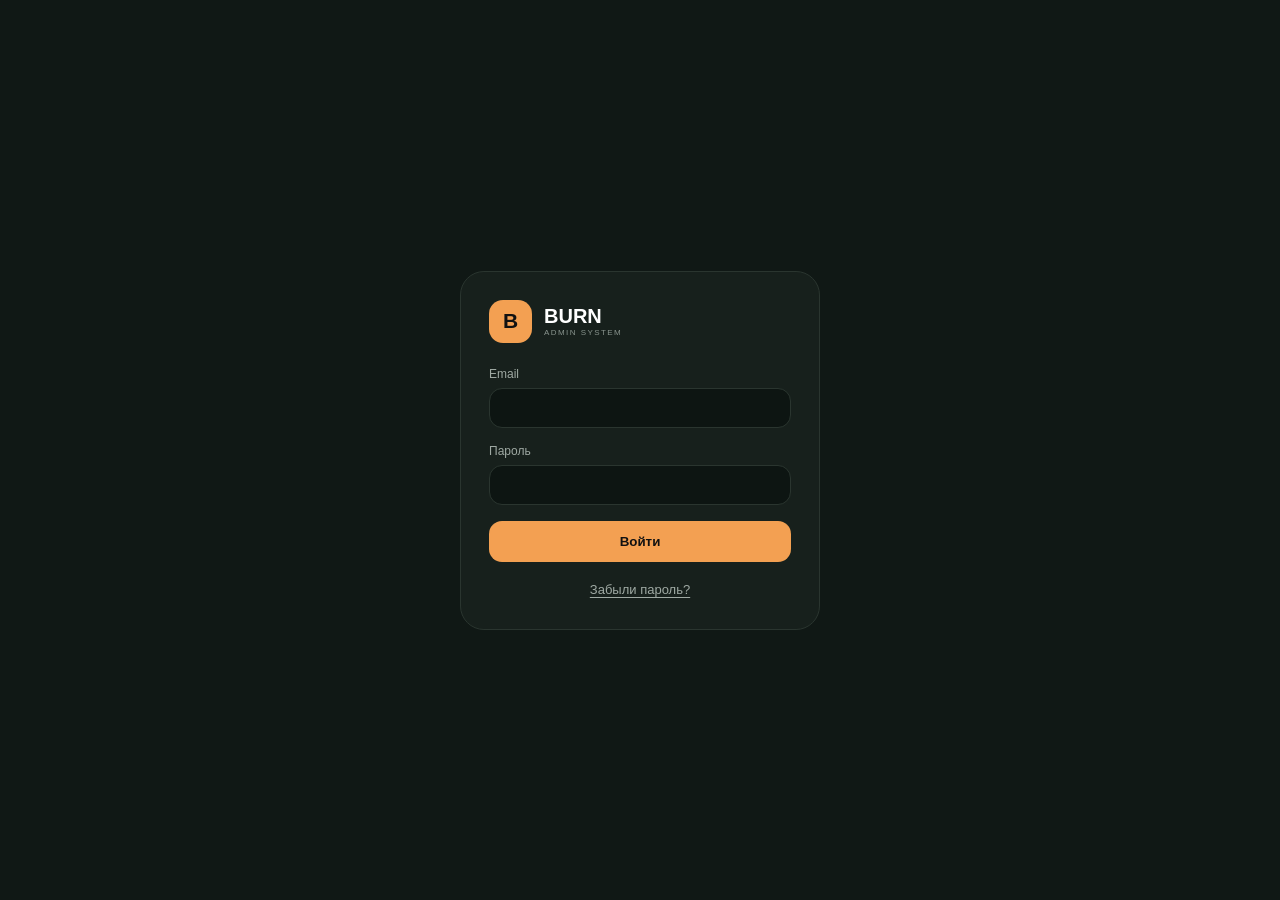
<file: admin.html>
<!doctype html><html lang="ru"><head><meta charset="UTF-8"/><meta name="viewport" content="width=device-width,initial-scale=1.0"/><title>BURN Admin</title>  <script type="module" crossorigin src="/assets/admin-Dsx3-X5S.js"></script>
  <link rel="modulepreload" crossorigin href="/assets/burnData-CitPDR5H.js">
  <link rel="stylesheet" crossorigin href="/assets/admin-DJR4gT-3.css">
</head><body><div id="admin-root"></div></body></html>
</file>
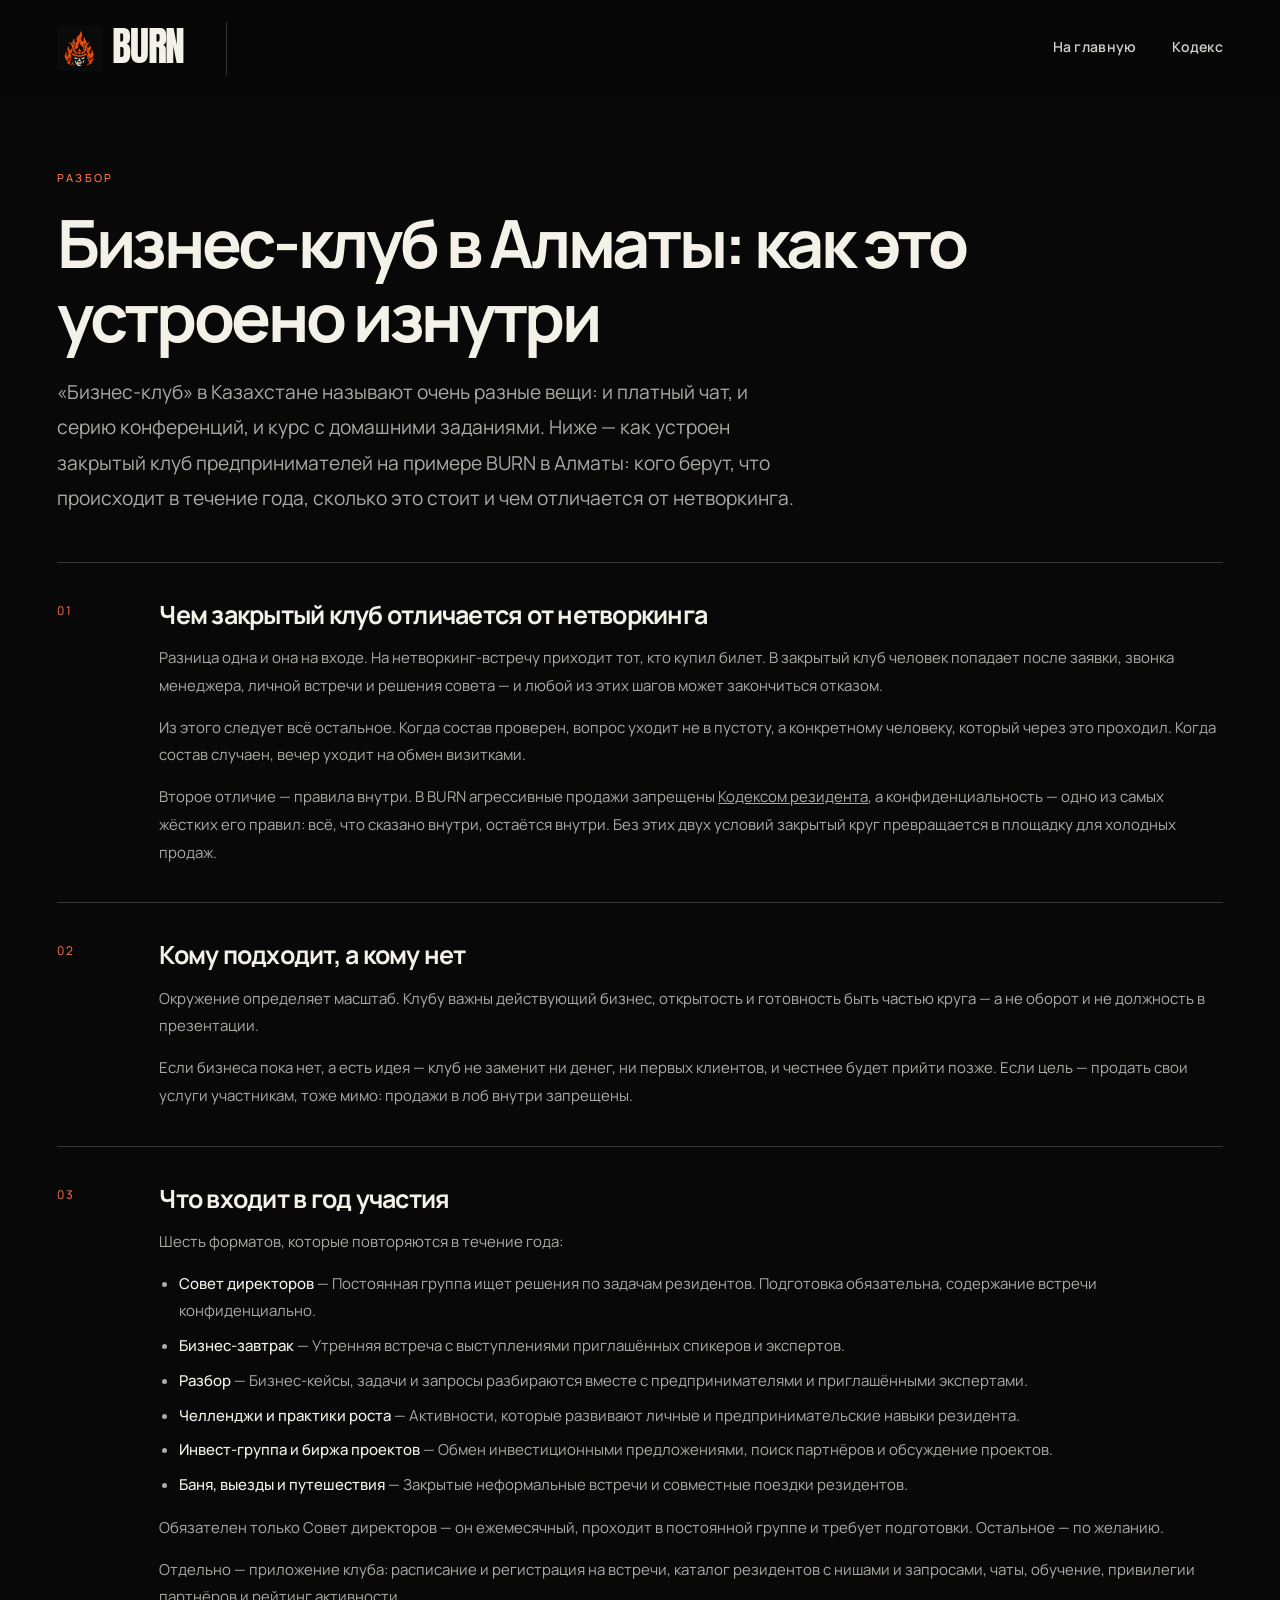
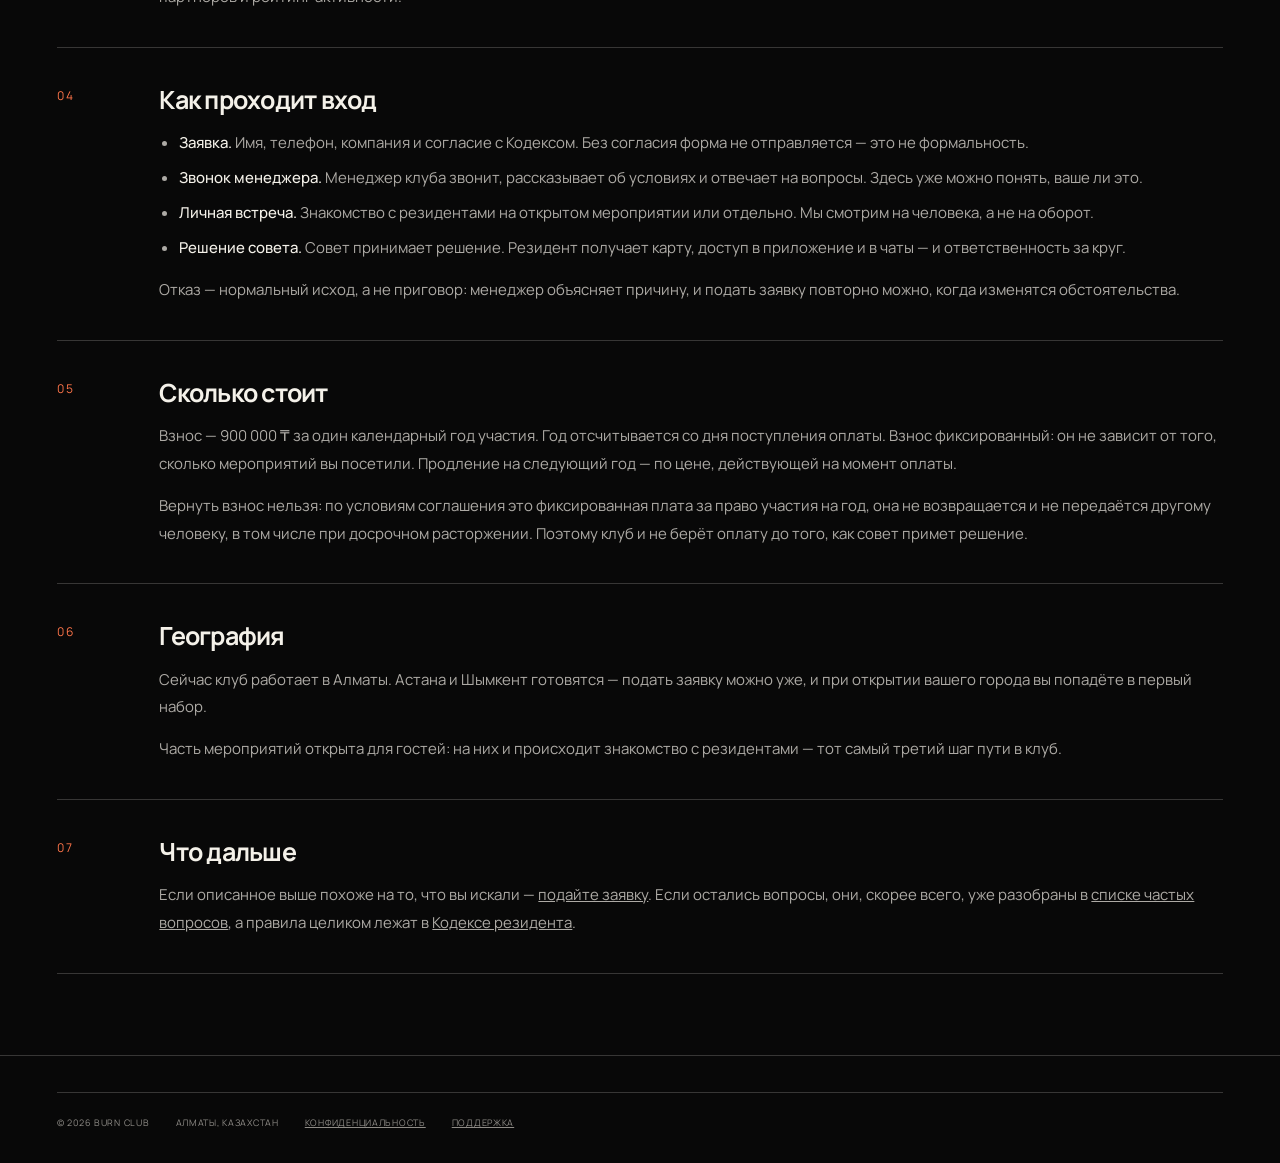
<file: business-club-almaty.html>
<!doctype html>
<html lang="ru">
<head>
<meta charset="utf-8">
<meta name="viewport" content="width=device-width, initial-scale=1">
<title>Бизнес-клуб в Алматы — как устроен закрытый клуб предпринимателей</title>
<meta name="description" content="Чем закрытый бизнес-клуб отличается от нетворкинга и курсов, как проходит вход, что входит в год участия и сколько это стоит. Опыт клуба BURN в Алматы.">
<meta name="theme-color" content="#0a0a0a">
<link rel="icon" href="assets/crest.png">
<link rel="stylesheet" href="fonts.css">
<link rel="stylesheet" href="styles.css">
<link rel="stylesheet" href="fire.css">
<link rel="canonical" href="https://burn-club.kz/business-club-almaty">
<meta name="robots" content="index, follow, max-image-preview:large, max-snippet:-1, max-video-preview:-1">
<meta property="og:site_name" content="BURN Club">
<meta property="og:type" content="article">
<meta property="og:url" content="https://burn-club.kz/business-club-almaty">
<meta property="og:locale" content="ru_RU">
<meta property="og:title" content="Бизнес-клуб в Алматы — как устроен закрытый клуб предпринимателей">
<meta property="og:description" content="Чем закрытый клуб отличается от нетворкинга, как проходит вход и что входит в год участия.">
<meta property="og:image" content="https://burn-club.kz/assets/og-cover.jpg">
<meta property="og:image:width" content="1200">
<meta property="og:image:height" content="630">
<meta name="twitter:card" content="summary_large_image">
<meta name="twitter:title" content="Бизнес-клуб в Алматы — как устроен закрытый клуб предпринимателей">
<meta name="twitter:description" content="Чем закрытый клуб отличается от нетворкинга, как проходит вход и что входит в год участия.">
<meta name="twitter:image" content="https://burn-club.kz/assets/og-cover.jpg">
<link rel="apple-touch-icon" href="https://burn-club.kz/assets/crest.png">
<script type="application/ld+json">
{
 "@context": "https://schema.org",
 "@type": "Article",
 "headline": "Бизнес-клуб в Алматы: как устроен закрытый клуб предпринимателей",
 "description": "Чем закрытый бизнес-клуб отличается от нетворкинга и курсов, как проходит вход, что входит в год участия и сколько это стоит.",
 "inLanguage": "ru",
 "image": "https://burn-club.kz/assets/og-cover.jpg",
 "mainEntityOfPage": {
  "@type": "WebPage",
  "@id": "https://burn-club.kz/business-club-almaty"
 },
 "author": {
  "@id": "https://burn-club.kz/#organization"
 },
 "publisher": {
  "@id": "https://burn-club.kz/#organization"
 },
 "about": {
  "@id": "https://burn-club.kz/#organization"
 }
}
</script>
<script type="application/ld+json">
{
 "@context": "https://schema.org",
 "@type": "BreadcrumbList",
 "itemListElement": [
  {
   "@type": "ListItem",
   "position": 1,
   "name": "BURN Club",
   "item": "https://burn-club.kz/"
  },
  {
   "@type": "ListItem",
   "position": 2,
   "name": "Бизнес-клуб в Алматы",
   "item": "https://burn-club.kz/business-club-almaty"
  }
 ]
}
</script>
</head>
<body data-page="doc">

<a class="skip" href="#main">К содержанию</a>

<header class="top is-stuck" id="top">
  <a class="top__mark" href="index.html">
    <img src="assets/crest.png" alt="">
    <span><b>BURN</b><small>Business club</small></span>
  </a>
  <div class="top__codes" aria-label="Города клуба">
    <span class="is-live">ALA</span>
    <span>NQZ</span>
    <span>CIT</span>
  </div>
  <nav class="top__nav"><a href="index.html">На главную</a><a href="code">Кодекс</a></nav>
</header>

<main class="doc" id="main">
  <div class="wrap">
    <p class="eyebrow">Разбор</p>
    <h1>Бизнес-клуб в Алматы: как это устроено изнутри</h1>
    <p class="doc__lede">
      «Бизнес-клуб» в Казахстане называют очень разные вещи: и платный чат, и
      серию конференций, и курс с домашними заданиями. Ниже — как устроен
      закрытый клуб предпринимателей на примере BURN в Алматы: кого берут,
      что происходит в течение года, сколько это стоит и чем отличается от
      нетворкинга.
    </p>
    <section class="clause">
      <div class="clause__no">01</div>
      <div>
        <h2>Чем закрытый клуб отличается от нетворкинга</h2>
        <p>
          Разница одна и она на входе. На нетворкинг-встречу приходит тот, кто
          купил билет. В закрытый клуб человек попадает после заявки, звонка
          менеджера, личной встречи и решения совета — и любой из этих шагов
          может закончиться отказом.
        </p>
        <p>
          Из этого следует всё остальное. Когда состав проверен, вопрос уходит
          не в пустоту, а конкретному человеку, который через это проходил.
          Когда состав случаен, вечер уходит на обмен визитками.
        </p>
        <p>
          Второе отличие — правила внутри. В BURN агрессивные продажи запрещены
          <a href="code">Кодексом резидента</a>, а конфиденциальность — одно из
          самых жёстких его правил: всё, что сказано внутри, остаётся внутри.
          Без этих двух условий закрытый круг превращается в площадку для
          холодных продаж.
        </p>
      </div>
    </section>
    <section class="clause">
      <div class="clause__no">02</div>
      <div>
        <h2>Кому подходит, а кому нет</h2>
        <p>
          Окружение определяет масштаб. Клубу важны действующий бизнес,
          открытость и готовность быть частью круга — а не оборот и не
          должность в презентации.
        </p>
        <p>
          Если бизнеса пока нет, а есть идея — клуб не заменит ни денег, ни
          первых клиентов, и честнее будет прийти позже. Если цель — продать
          свои услуги участникам, тоже мимо: продажи в лоб внутри запрещены.
        </p>
      </div>
    </section>
    <section class="clause">
      <div class="clause__no">03</div>
      <div>
        <h2>Что входит в год участия</h2>
        <p>Шесть форматов, которые повторяются в течение года:</p>
        <ul>
          <li><strong>Совет директоров</strong> — Постоянная группа ищет решения по задачам резидентов. Подготовка обязательна, содержание встречи конфиденциально.</li>
          <li><strong>Бизнес-завтрак</strong> — Утренняя встреча с выступлениями приглашённых спикеров и экспертов.</li>
          <li><strong>Разбор</strong> — Бизнес-кейсы, задачи и запросы разбираются вместе с предпринимателями и приглашёнными экспертами.</li>
          <li><strong>Челленджи и практики роста</strong> — Активности, которые развивают личные и предпринимательские навыки резидента.</li>
          <li><strong>Инвест-группа и биржа проектов</strong> — Обмен инвестиционными предложениями, поиск партнёров и обсуждение проектов.</li>
          <li><strong>Баня, выезды и путешествия</strong> — Закрытые неформальные встречи и совместные поездки резидентов.</li>
        </ul>
        <p>
          Обязателен только Совет директоров — он ежемесячный, проходит в
          постоянной группе и требует подготовки. Остальное — по желанию.
        </p>
        <p>
          Отдельно — приложение клуба: расписание и регистрация на встречи,
          каталог резидентов с нишами и запросами, чаты, обучение, привилегии
          партнёров и рейтинг активности.
        </p>
      </div>
    </section>
    <section class="clause">
      <div class="clause__no">04</div>
      <div>
        <h2>Как проходит вход</h2>
        <ul>
          <li><strong>Заявка.</strong> Имя, телефон, компания и согласие с Кодексом. Без согласия форма не отправляется — это не формальность.</li>
          <li><strong>Звонок менеджера.</strong> Менеджер клуба звонит, рассказывает об условиях и отвечает на вопросы. Здесь уже можно понять, ваше ли это.</li>
          <li><strong>Личная встреча.</strong> Знакомство с резидентами на открытом мероприятии или отдельно. Мы смотрим на человека, а не на оборот.</li>
          <li><strong>Решение совета.</strong> Совет принимает решение. Резидент получает карту, доступ в приложение и в чаты — и ответственность за круг.</li>
        </ul>
        <p>
          Отказ — нормальный исход, а не приговор: менеджер объясняет причину,
          и подать заявку повторно можно, когда изменятся обстоятельства.
        </p>
      </div>
    </section>
    <section class="clause">
      <div class="clause__no">05</div>
      <div>
        <h2>Сколько стоит</h2>
        <p>
          Взнос — 900 000 ₸ за один календарный год участия. Год отсчитывается
          со дня поступления оплаты. Взнос фиксированный: он не зависит от
          того, сколько мероприятий вы посетили. Продление на следующий год —
          по цене, действующей на момент оплаты.
        </p>
        <p>
          Вернуть взнос нельзя: по условиям соглашения это фиксированная плата
          за право участия на год, она не возвращается и не передаётся другому
          человеку, в том числе при досрочном расторжении. Поэтому клуб и не
          берёт оплату до того, как совет примет решение.
        </p>
      </div>
    </section>
    <section class="clause">
      <div class="clause__no">06</div>
      <div>
        <h2>География</h2>
        <p>
          Сейчас клуб работает в Алматы. Астана и Шымкент готовятся — подать
          заявку можно уже, и при открытии вашего города вы попадёте в первый
          набор.
        </p>
        <p>
          Часть мероприятий открыта для гостей: на них и происходит знакомство
          с резидентами — тот самый третий шаг пути в клуб.
        </p>
      </div>
    </section>
    <section class="clause">
      <div class="clause__no">07</div>
      <div>
        <h2>Что дальше</h2>
        <p>
          Если описанное выше похоже на то, что вы искали —
          <a href="index.html#join">подайте заявку</a>. Если остались вопросы,
          они, скорее всего, уже разобраны в
          <a href="index.html#faq">списке частых вопросов</a>, а правила целиком
          лежат в <a href="code">Кодексе резидента</a>.
        </p>
      </div>
    </section>
  </div>
</main>

<footer class="foot">
  <div class="wrap">
    <div class="foot__legal">
      <span>© <span id="year">2026</span> BURN Club</span>
      <span>Алматы, Казахстан</span>
      <a href="privacy" style="color:inherit">Конфиденциальность</a>
      <a href="support" style="color:inherit">Поддержка</a>
    </div>
  </div>
</footer>

<script>document.getElementById('year').textContent = new Date().getFullYear();</script>
</body>
</html>
</file>
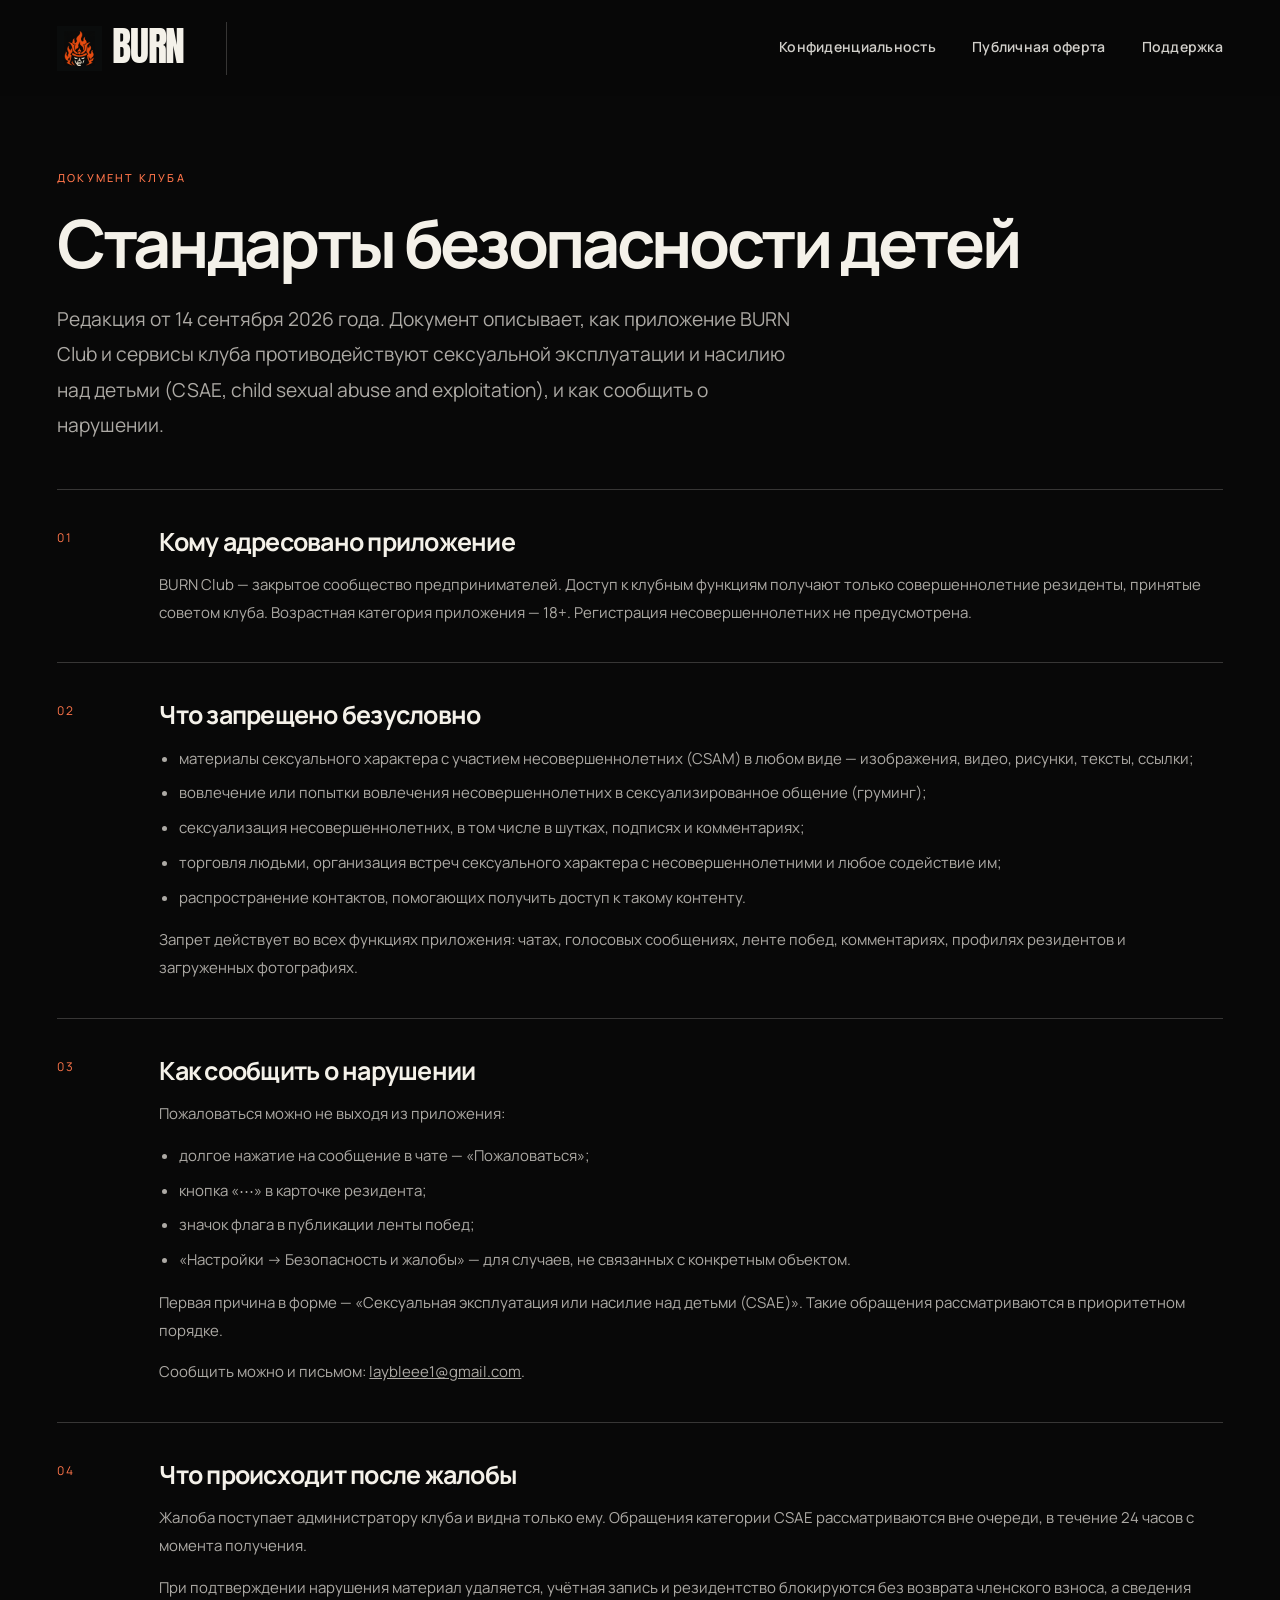
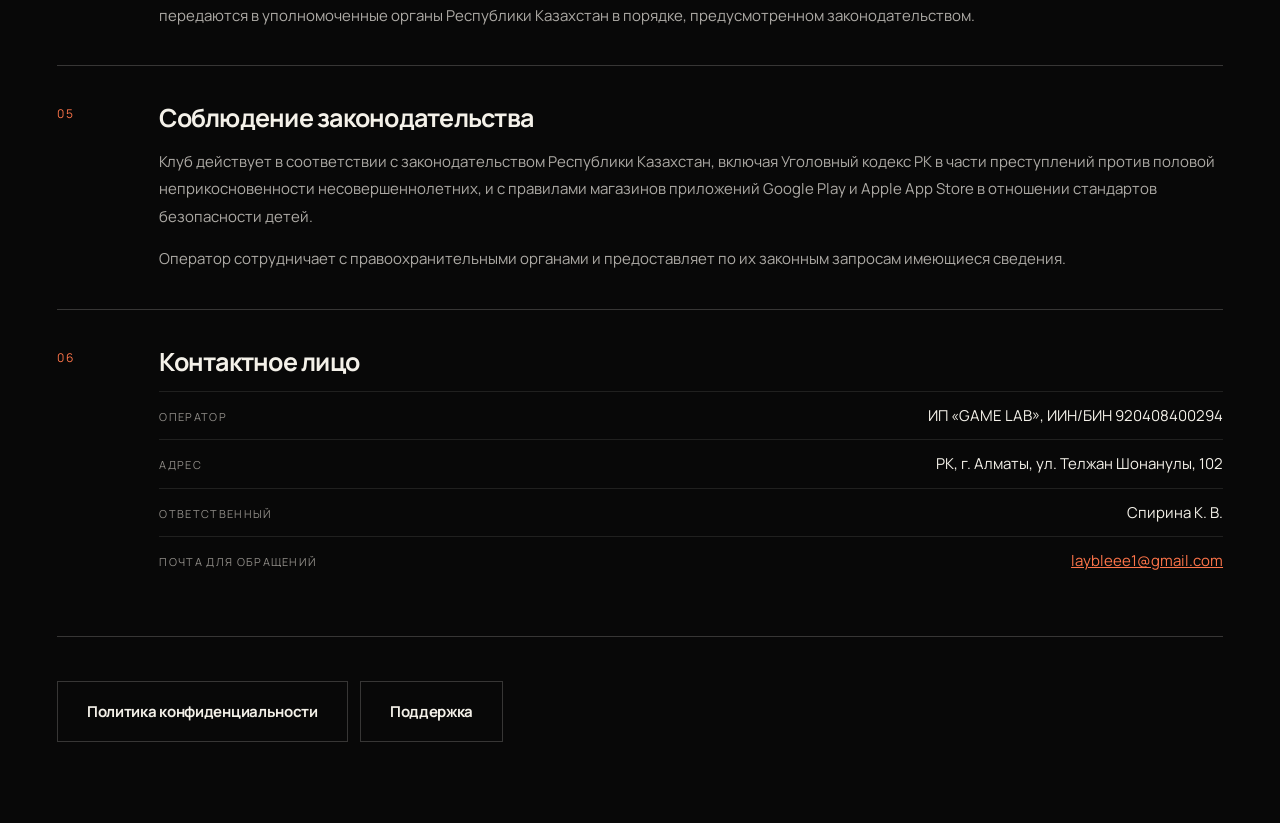
<file: child-safety.html>
<!doctype html>
<html lang="ru">
<head>
<meta charset="utf-8">
<meta name="viewport" content="width=device-width, initial-scale=1">
<title>Стандарты безопасности детей — BURN</title>
<meta name="description" content="Стандарты BURN по борьбе с сексуальной эксплуатацией и насилием над детьми (CSAE): запреты, порядок жалоб и контакты.">
<meta name="theme-color" content="#0a0a0a">
<link rel="icon" href="assets/crest.png">
<link rel="stylesheet" href="fonts.css">
<link rel="stylesheet" href="styles.css">
<link rel="stylesheet" href="fire.css">
<link rel="canonical" href="https://burn-club.kz/child-safety">
<meta name="robots" content="index, follow, max-image-preview:large, max-snippet:-1, max-video-preview:-1">
<meta property="og:site_name" content="BURN Club">
<meta property="og:type" content="website">
<meta property="og:url" content="https://burn-club.kz/child-safety">
<meta property="og:locale" content="ru_RU">
<meta property="og:locale:alternate" content="kk_KZ">
<meta property="og:locale:alternate" content="en_US">
<meta property="og:title" content="Стандарты безопасности детей — BURN">
<meta property="og:description" content="Запреты, порядок жалоб и контакты по CSAE.">
<meta property="og:image" content="https://burn-club.kz/assets/og-cover.jpg">
<meta property="og:image:width" content="1200">
<meta property="og:image:height" content="630">
<meta property="og:image:alt" content="BURN — закрытый клуб предпринимателей, Алматы">
<meta name="twitter:card" content="summary_large_image">
<meta name="twitter:title" content="Стандарты безопасности детей — BURN">
<meta name="twitter:description" content="Запреты, порядок жалоб и контакты по CSAE.">
<meta name="twitter:image" content="https://burn-club.kz/assets/og-cover.jpg">
<link rel="apple-touch-icon" href="https://burn-club.kz/assets/crest.png">

<script type="application/ld+json">
{
 "@context": "https://schema.org",
 "@type": "BreadcrumbList",
 "itemListElement": [
  {
   "@type": "ListItem",
   "position": 1,
   "name": "BURN Club",
   "item": "https://burn-club.kz/"
  },
  {
   "@type": "ListItem",
   "position": 2,
   "name": "Стандарты безопасности детей",
   "item": "https://burn-club.kz/child-safety"
  }
 ]
}
</script>
</head>
<body data-page="child-safety">

<a class="skip" href="#main" data-i18n="skip">К содержанию</a>

<header class="top is-stuck" id="top">
  <a class="top__mark" href="index.html">
    <img src="assets/crest.png" alt="">
    <span><b>BURN</b><small data-i18n="brandSub">Business club</small></span>
  </a>
  <nav class="top__nav">
    <a href="privacy">Конфиденциальность</a>
    <a href="oferta">Публичная оферта</a>
    <a href="support">Поддержка</a>
  </nav>
</header>

<main class="doc" id="main">
  <div class="wrap">
    <p class="eyebrow">Документ клуба</p>
    <h1>Стандарты безопасности детей</h1>
    <p class="doc__lede">
      Редакция от 14 сентября 2026 года. Документ описывает, как приложение
      BURN Club и сервисы клуба противодействуют сексуальной эксплуатации и
      насилию над детьми (CSAE, child sexual abuse and exploitation), и как
      сообщить о нарушении.
    </p>

    <section class="clause">
      <div class="clause__no">01</div>
      <div>
        <h2>Кому адресовано приложение</h2>
        <p>BURN Club — закрытое сообщество предпринимателей. Доступ к клубным функциям получают только совершеннолетние резиденты, принятые советом клуба. Возрастная категория приложения — 18+. Регистрация несовершеннолетних не предусмотрена.</p>
      </div>
    </section>

    <section class="clause">
      <div class="clause__no">02</div>
      <div>
        <h2>Что запрещено безусловно</h2>
        <ul>
          <li>материалы сексуального характера с участием несовершеннолетних (CSAM) в любом виде — изображения, видео, рисунки, тексты, ссылки;</li>
          <li>вовлечение или попытки вовлечения несовершеннолетних в сексуализированное общение (груминг);</li>
          <li>сексуализация несовершеннолетних, в том числе в шутках, подписях и комментариях;</li>
          <li>торговля людьми, организация встреч сексуального характера с несовершеннолетними и любое содействие им;</li>
          <li>распространение контактов, помогающих получить доступ к такому контенту.</li>
        </ul>
        <p>Запрет действует во всех функциях приложения: чатах, голосовых сообщениях, ленте побед, комментариях, профилях резидентов и загруженных фотографиях.</p>
      </div>
    </section>

    <section class="clause">
      <div class="clause__no">03</div>
      <div>
        <h2>Как сообщить о нарушении</h2>
        <p>Пожаловаться можно не выходя из приложения:</p>
        <ul>
          <li>долгое нажатие на сообщение в чате — «Пожаловаться»;</li>
          <li>кнопка «⋯» в карточке резидента;</li>
          <li>значок флага в публикации ленты побед;</li>
          <li>«Настройки → Безопасность и жалобы» — для случаев, не связанных с конкретным объектом.</li>
        </ul>
        <p>Первая причина в форме — «Сексуальная эксплуатация или насилие над детьми (CSAE)». Такие обращения рассматриваются в приоритетном порядке.</p>
        <p>Сообщить можно и письмом: <a href="mailto:laybleee1@gmail.com">laybleee1@gmail.com</a>.</p>
      </div>
    </section>

    <section class="clause">
      <div class="clause__no">04</div>
      <div>
        <h2>Что происходит после жалобы</h2>
        <p>Жалоба поступает администратору клуба и видна только ему. Обращения категории CSAE рассматриваются вне очереди, в течение 24 часов с момента получения.</p>
        <p>При подтверждении нарушения материал удаляется, учётная запись и резидентство блокируются без возврата членского взноса, а сведения передаются в уполномоченные органы Республики Казахстан в порядке, предусмотренном законодательством.</p>
      </div>
    </section>

    <section class="clause">
      <div class="clause__no">05</div>
      <div>
        <h2>Соблюдение законодательства</h2>
        <p>Клуб действует в соответствии с законодательством Республики Казахстан, включая Уголовный кодекс РК в части преступлений против половой неприкосновенности несовершеннолетних, и с правилами магазинов приложений Google Play и Apple App Store в отношении стандартов безопасности детей.</p>
        <p>Оператор сотрудничает с правоохранительными органами и предоставляет по их законным запросам имеющиеся сведения.</p>
      </div>
    </section>

    <section class="clause">
      <div class="clause__no">06</div>
      <div>
        <h2>Контактное лицо</h2>
        <dl class="req">
          <div><dt>Оператор</dt><dd>ИП «GAME LAB», ИИН/БИН 920408400294</dd></div>
          <div><dt>Адрес</dt><dd>РК, г. Алматы, ул. Телжан Шонанулы, 102</dd></div>
          <div><dt>Ответственный</dt><dd>Спирина К. В.</dd></div>
          <div><dt>Почта для обращений</dt><dd><a href="mailto:laybleee1@gmail.com">laybleee1@gmail.com</a></dd></div>
        </dl>
      </div>
    </section>

    <div class="hero__actions" style="margin-top:44px">
      <a class="btn btn--ghost" href="privacy">Политика конфиденциальности</a>
      <a class="btn btn--ghost" href="support">Поддержка</a>
    </div>
  </div>
</main>

</body>
</html>
</file>
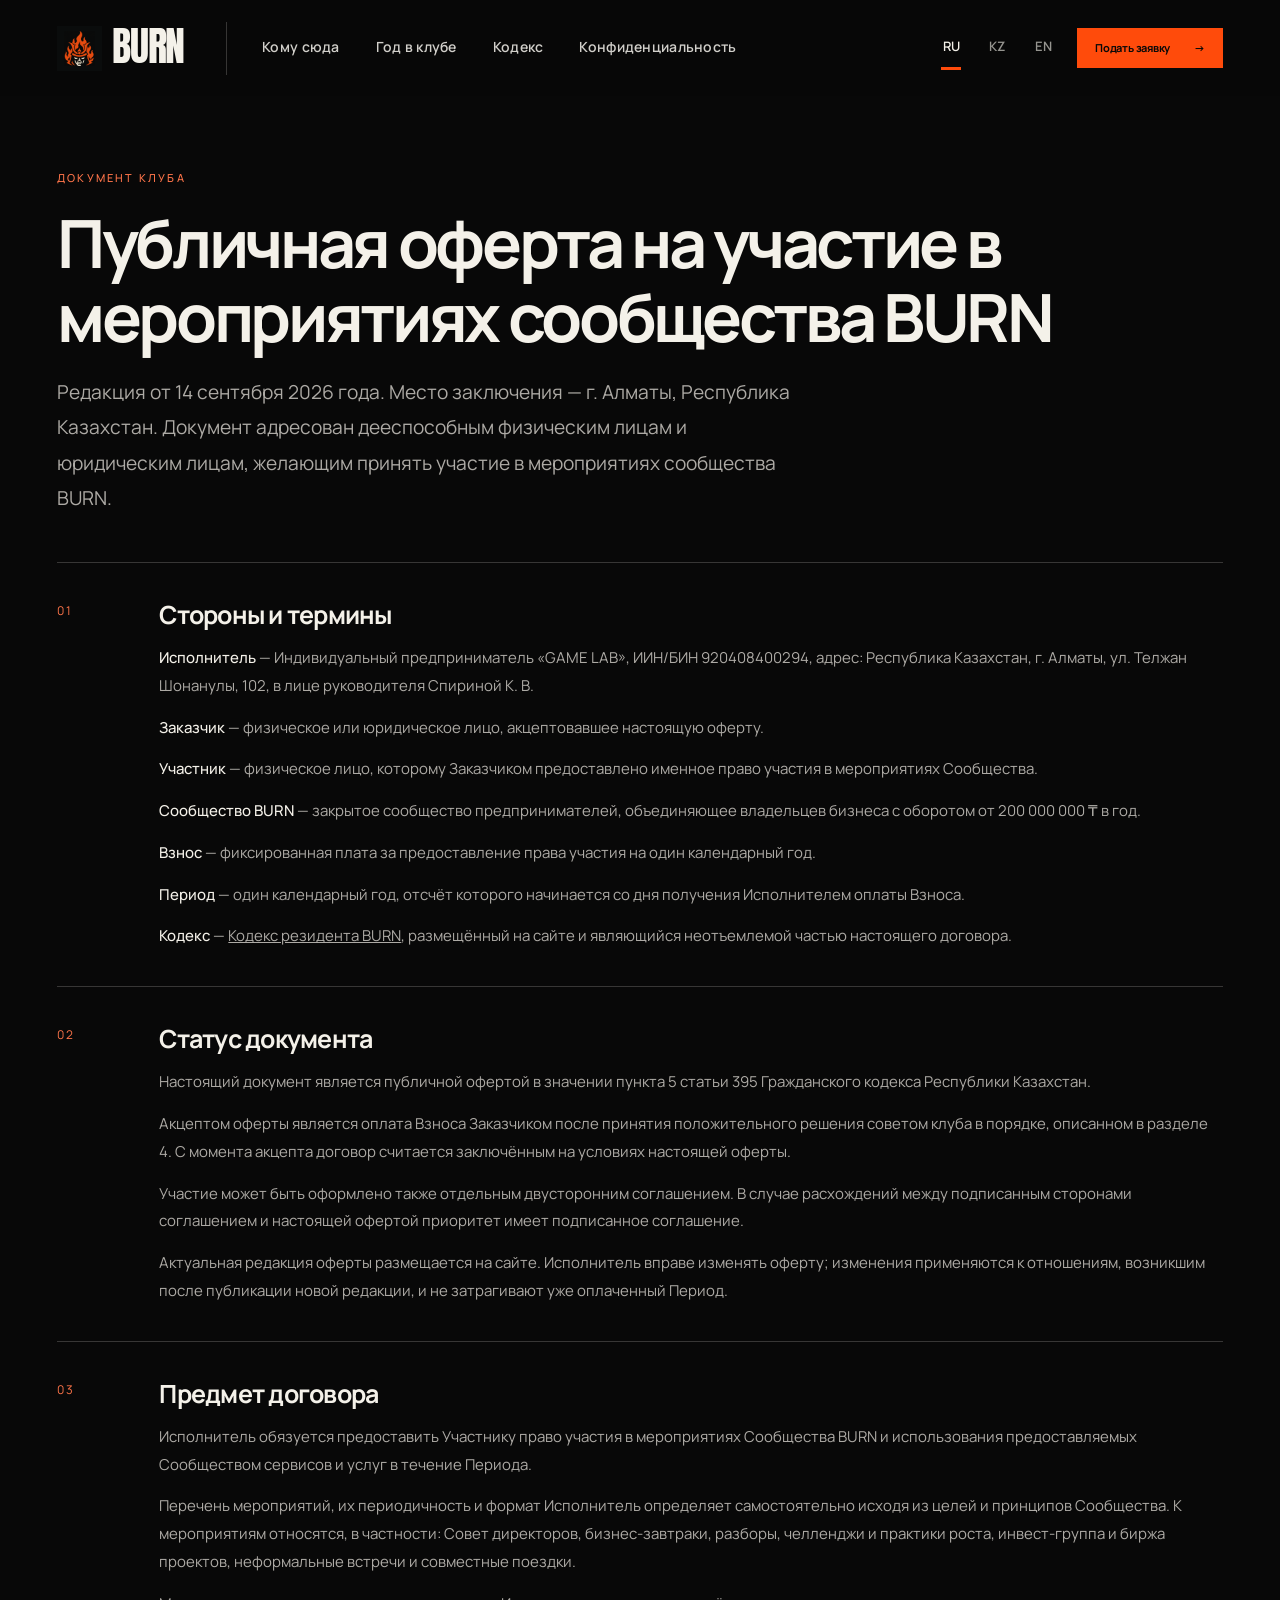
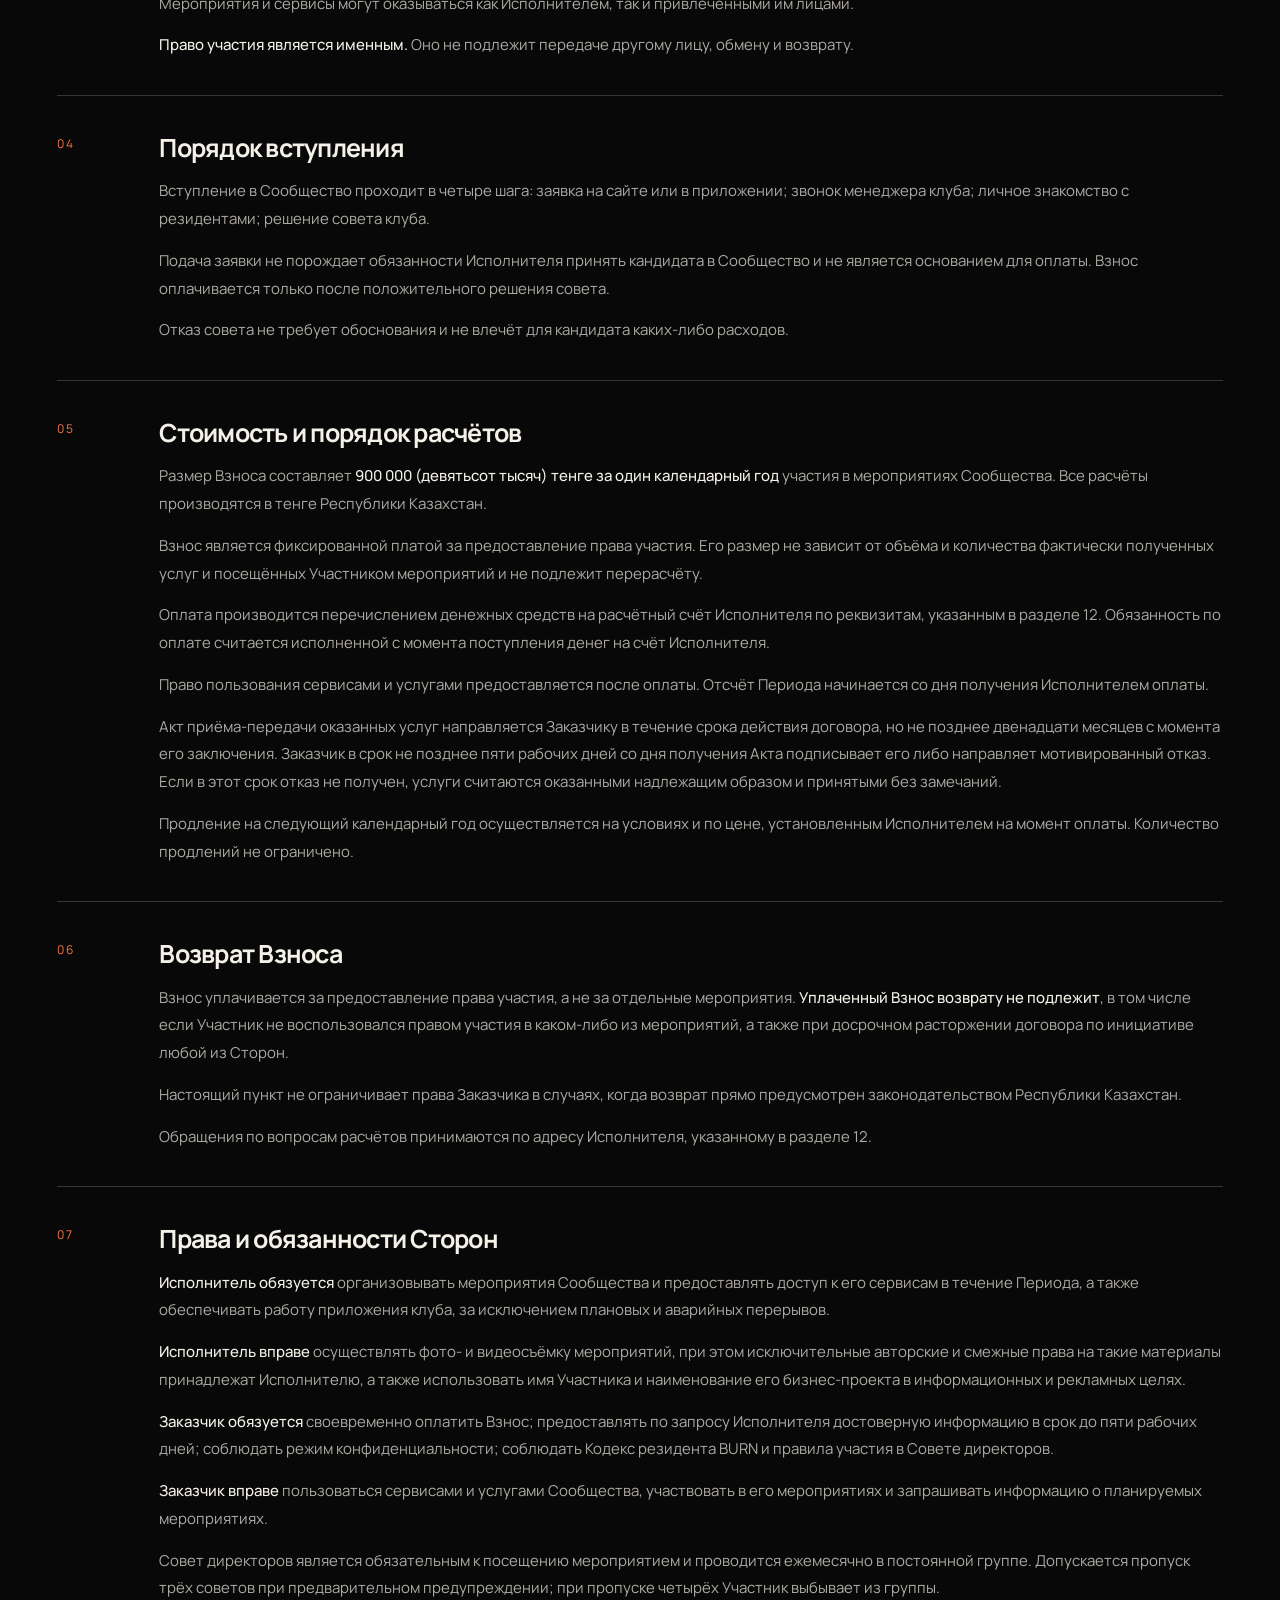
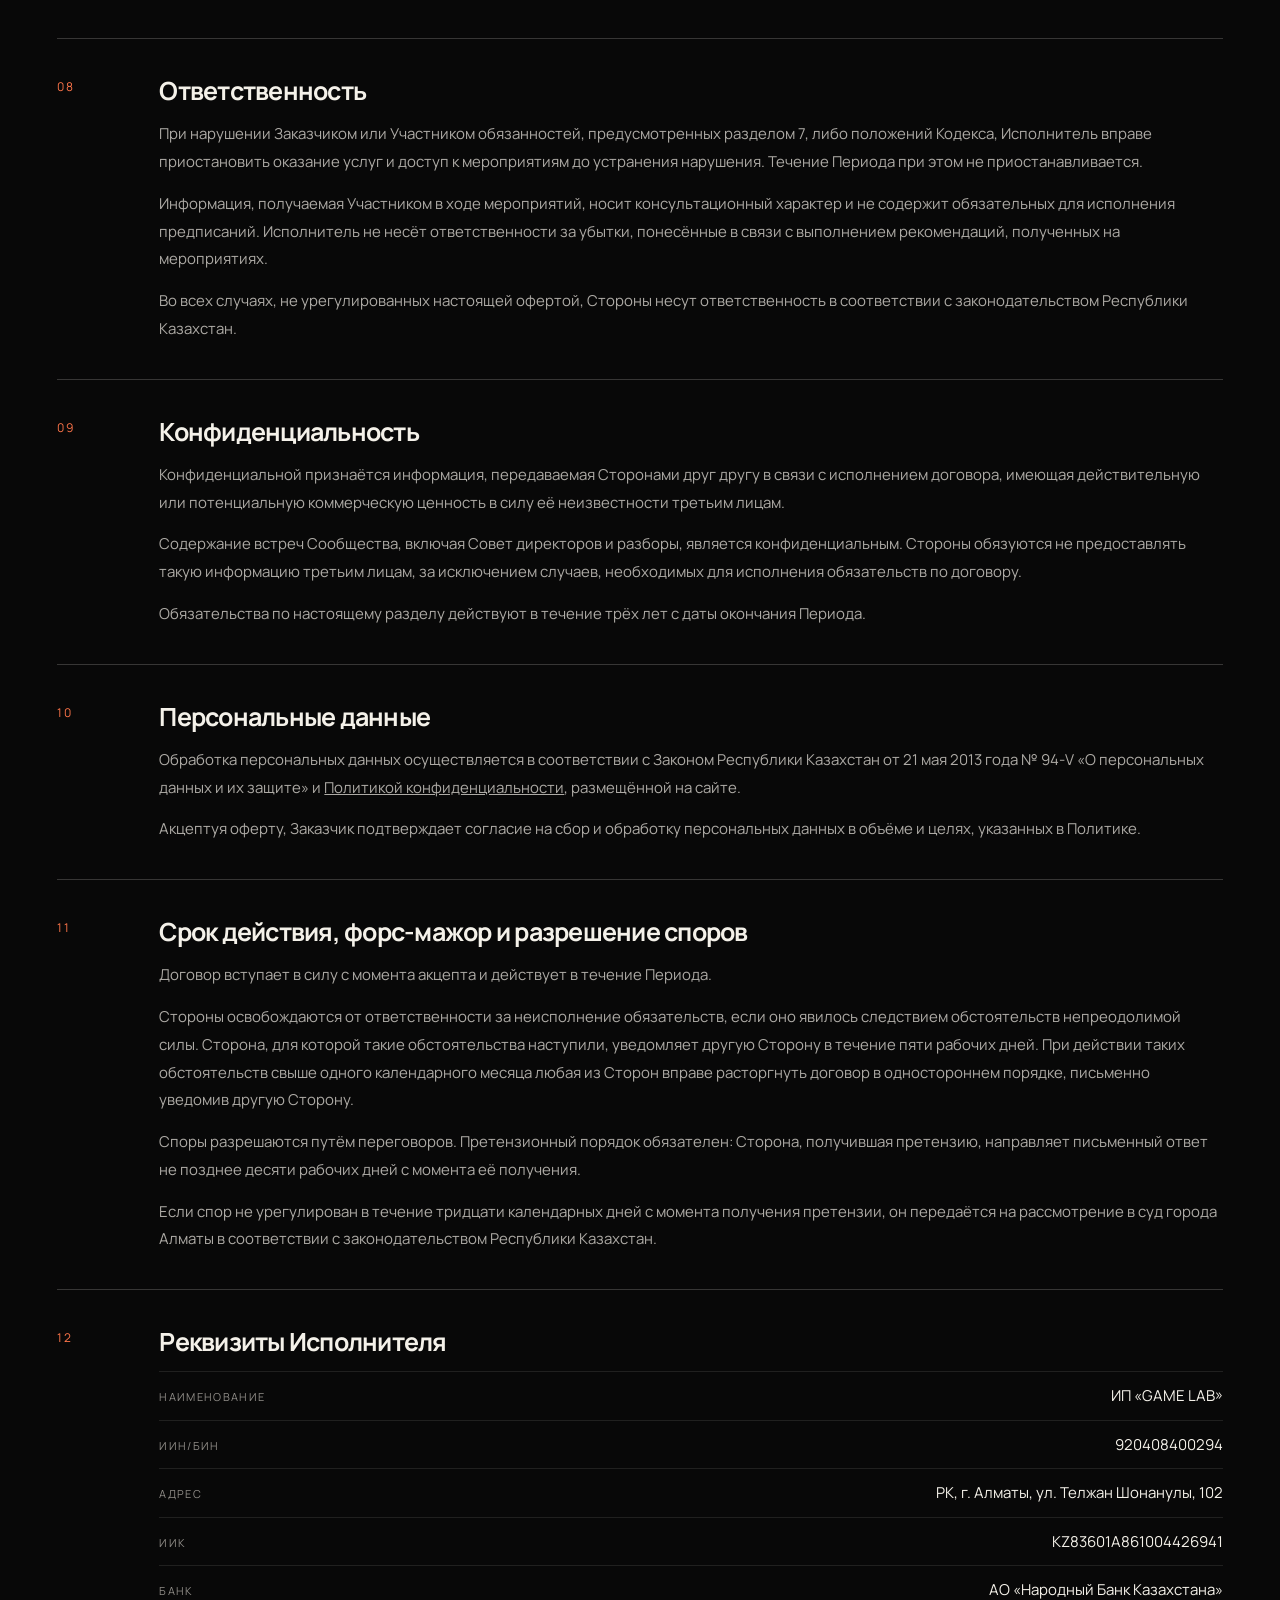
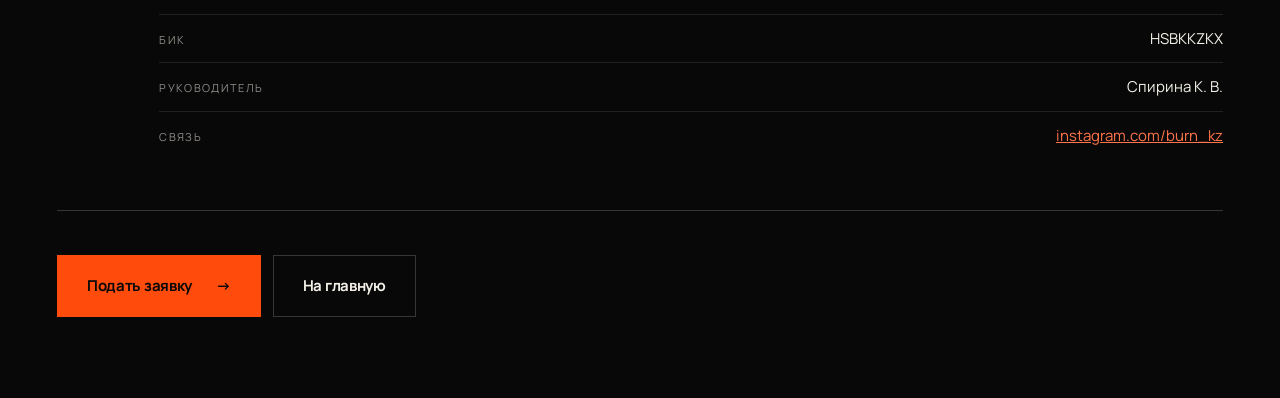
<file: oferta.html>
<!doctype html>
<html lang="ru">
<head>
<meta charset="utf-8">
<meta name="viewport" content="width=device-width, initial-scale=1">
<title>Публичная оферта — BURN</title>
<meta name="description" content="Публичная оферта на участие в мероприятиях сообщества BURN. ИП «GAME LAB», г. Алматы.">
<meta name="theme-color" content="#0a0a0a">
<link rel="icon" href="assets/crest.png">
<link rel="stylesheet" href="fonts.css">
<link rel="stylesheet" href="styles.css">
<link rel="stylesheet" href="fire.css">
<link rel="canonical" href="https://burn-club.kz/oferta">
<meta name="robots" content="index, follow, max-image-preview:large, max-snippet:-1, max-video-preview:-1">
<meta property="og:site_name" content="BURN Club">
<meta property="og:type" content="website">
<meta property="og:url" content="https://burn-club.kz/oferta">
<meta property="og:locale" content="ru_RU">
<meta property="og:locale:alternate" content="kk_KZ">
<meta property="og:locale:alternate" content="en_US">
<meta property="og:title" content="Публичная оферта BURN">
<meta property="og:description" content="Условия участия в мероприятиях сообщества BURN. ИП «GAME LAB», Алматы.">
<meta property="og:image" content="https://burn-club.kz/assets/og-cover.jpg">
<meta property="og:image:width" content="1200">
<meta property="og:image:height" content="630">
<meta property="og:image:alt" content="BURN — закрытый клуб предпринимателей, Алматы">
<meta name="twitter:card" content="summary_large_image">
<meta name="twitter:title" content="Публичная оферта BURN">
<meta name="twitter:description" content="Условия участия в мероприятиях сообщества BURN. ИП «GAME LAB», Алматы.">
<meta name="twitter:image" content="https://burn-club.kz/assets/og-cover.jpg">
<link rel="apple-touch-icon" href="https://burn-club.kz/assets/crest.png">

<script type="application/ld+json">
{
 "@context": "https://schema.org",
 "@type": "BreadcrumbList",
 "itemListElement": [
  {
   "@type": "ListItem",
   "position": 1,
   "name": "BURN Club",
   "item": "https://burn-club.kz/"
  },
  {
   "@type": "ListItem",
   "position": 2,
   "name": "Публичная оферта",
   "item": "https://burn-club.kz/oferta"
  }
 ]
}
</script>
</head>
<body data-page="oferta">

<a class="skip" href="#main" data-i18n="skip">К содержанию</a>

<header class="top is-stuck" id="top">
  <a class="top__mark" href="index.html">
    <img src="assets/crest.png" alt="">
    <span><b>BURN</b><small data-i18n="brandSub">Business club</small></span>
  </a>
  <div class="langs" role="group" aria-label="Язык сайта / Сайт тілі / Site language">
    <button type="button" data-lang="ru" class="is-on">RU</button>
    <button type="button" data-lang="kk">KZ</button>
    <button type="button" data-lang="en">EN</button>
  </div>
  <nav class="top__nav">
    <a href="index.html#who" data-i18n="navWho">Кому сюда</a>
    <a href="index.html#year" data-i18n="navYear">Год в клубе</a>
    <a href="code" data-i18n="navCode">Кодекс</a>
    <a href="privacy" data-i18n="footPrivacy">Конфиденциальность</a>
  </nav>
  <a class="btn btn--fire btn--sm" href="index.html#join"><span data-i18n="ctaApply">Подать заявку</span> <span class="arrow">→</span></a>
</header>

<main class="doc" id="main">
  <div class="wrap">
    <p class="eyebrow" data-i18n="docTag">Документ клуба</p>
    <h1>Публичная оферта на участие в мероприятиях сообщества BURN</h1>
    <p class="doc__note" data-i18n="legalAuthentic" hidden>Аутентичный текст документа — на русском языке.</p>
    <p class="doc__lede">
      Редакция от 14 сентября 2026 года. Место заключения — г. Алматы,
      Республика Казахстан. Документ адресован дееспособным физическим лицам и
      юридическим лицам, желающим принять участие в мероприятиях сообщества
      BURN.
    </p>

    <section class="clause">
      <div class="clause__no">01</div>
      <div>
        <h2>Стороны и термины</h2>
        <p><strong>Исполнитель</strong> — Индивидуальный предприниматель «GAME LAB», ИИН/БИН 920408400294, адрес: Республика Казахстан, г. Алматы, ул. Телжан Шонанулы, 102, в лице руководителя Спириной К. В.</p>
        <p><strong>Заказчик</strong> — физическое или юридическое лицо, акцептовавшее настоящую оферту.</p>
        <p><strong>Участник</strong> — физическое лицо, которому Заказчиком предоставлено именное право участия в мероприятиях Сообщества.</p>
        <p><strong>Сообщество BURN</strong> — закрытое сообщество предпринимателей, объединяющее владельцев бизнеса с оборотом от 200 000 000 ₸ в год.</p>
        <p><strong>Взнос</strong> — фиксированная плата за предоставление права участия на один календарный год.</p>
        <p><strong>Период</strong> — один календарный год, отсчёт которого начинается со дня получения Исполнителем оплаты Взноса.</p>
        <p><strong>Кодекс</strong> — <a href="code">Кодекс резидента BURN</a>, размещённый на сайте и являющийся неотъемлемой частью настоящего договора.</p>
      </div>
    </section>

    <section class="clause">
      <div class="clause__no">02</div>
      <div>
        <h2>Статус документа</h2>
        <p>Настоящий документ является публичной офертой в значении пункта 5 статьи 395 Гражданского кодекса Республики Казахстан.</p>
        <p>Акцептом оферты является оплата Взноса Заказчиком после принятия положительного решения советом клуба в порядке, описанном в разделе 4. С момента акцепта договор считается заключённым на условиях настоящей оферты.</p>
        <p>Участие может быть оформлено также отдельным двусторонним соглашением. В случае расхождений между подписанным сторонами соглашением и настоящей офертой приоритет имеет подписанное соглашение.</p>
        <p>Актуальная редакция оферты размещается на сайте. Исполнитель вправе изменять оферту; изменения применяются к отношениям, возникшим после публикации новой редакции, и не затрагивают уже оплаченный Период.</p>
      </div>
    </section>

    <section class="clause">
      <div class="clause__no">03</div>
      <div>
        <h2>Предмет договора</h2>
        <p>Исполнитель обязуется предоставить Участнику право участия в мероприятиях Сообщества BURN и использования предоставляемых Сообществом сервисов и услуг в течение Периода.</p>
        <p>Перечень мероприятий, их периодичность и формат Исполнитель определяет самостоятельно исходя из целей и принципов Сообщества. К мероприятиям относятся, в частности: Совет директоров, бизнес-завтраки, разборы, челленджи и практики роста, инвест-группа и биржа проектов, неформальные встречи и совместные поездки.</p>
        <p>Мероприятия и сервисы могут оказываться как Исполнителем, так и привлечёнными им лицами.</p>
        <p><strong>Право участия является именным.</strong> Оно не подлежит передаче другому лицу, обмену и возврату.</p>
      </div>
    </section>

    <section class="clause">
      <div class="clause__no">04</div>
      <div>
        <h2>Порядок вступления</h2>
        <p>Вступление в Сообщество проходит в четыре шага: заявка на сайте или в приложении; звонок менеджера клуба; личное знакомство с резидентами; решение совета клуба.</p>
        <p>Подача заявки не порождает обязанности Исполнителя принять кандидата в Сообщество и не является основанием для оплаты. Взнос оплачивается только после положительного решения совета.</p>
        <p>Отказ совета не требует обоснования и не влечёт для кандидата каких-либо расходов.</p>
      </div>
    </section>

    <section class="clause">
      <div class="clause__no">05</div>
      <div>
        <h2>Стоимость и порядок расчётов</h2>
        <p>Размер Взноса составляет <strong>900 000 (девятьсот тысяч) тенге за один календарный год</strong> участия в мероприятиях Сообщества. Все расчёты производятся в тенге Республики Казахстан.</p>
        <p>Взнос является фиксированной платой за предоставление права участия. Его размер не зависит от объёма и количества фактически полученных услуг и посещённых Участником мероприятий и не подлежит перерасчёту.</p>
        <p>Оплата производится перечислением денежных средств на расчётный счёт Исполнителя по реквизитам, указанным в разделе 12. Обязанность по оплате считается исполненной с момента поступления денег на счёт Исполнителя.</p>
        <p>Право пользования сервисами и услугами предоставляется после оплаты. Отсчёт Периода начинается со дня получения Исполнителем оплаты.</p>
        <p>Акт приёма-передачи оказанных услуг направляется Заказчику в течение срока действия договора, но не позднее двенадцати месяцев с момента его заключения. Заказчик в срок не позднее пяти рабочих дней со дня получения Акта подписывает его либо направляет мотивированный отказ. Если в этот срок отказ не получен, услуги считаются оказанными надлежащим образом и принятыми без замечаний.</p>
        <p>Продление на следующий календарный год осуществляется на условиях и по цене, установленным Исполнителем на момент оплаты. Количество продлений не ограничено.</p>
      </div>
    </section>

    <section class="clause">
      <div class="clause__no">06</div>
      <div>
        <h2>Возврат Взноса</h2>
        <p>Взнос уплачивается за предоставление права участия, а не за отдельные мероприятия. <strong>Уплаченный Взнос возврату не подлежит</strong>, в том числе если Участник не воспользовался правом участия в каком-либо из мероприятий, а также при досрочном расторжении договора по инициативе любой из Сторон.</p>
        <p>Настоящий пункт не ограничивает права Заказчика в случаях, когда возврат прямо предусмотрен законодательством Республики Казахстан.</p>
        <p>Обращения по вопросам расчётов принимаются по адресу Исполнителя, указанному в разделе 12.</p>
      </div>
    </section>

    <section class="clause">
      <div class="clause__no">07</div>
      <div>
        <h2>Права и обязанности Сторон</h2>
        <p><strong>Исполнитель обязуется</strong> организовывать мероприятия Сообщества и предоставлять доступ к его сервисам в течение Периода, а также обеспечивать работу приложения клуба, за исключением плановых и аварийных перерывов.</p>
        <p><strong>Исполнитель вправе</strong> осуществлять фото- и видеосъёмку мероприятий, при этом исключительные авторские и смежные права на такие материалы принадлежат Исполнителю, а также использовать имя Участника и наименование его бизнес-проекта в информационных и рекламных целях.</p>
        <p><strong>Заказчик обязуется</strong> своевременно оплатить Взнос; предоставлять по запросу Исполнителя достоверную информацию в срок до пяти рабочих дней; соблюдать режим конфиденциальности; соблюдать Кодекс резидента BURN и правила участия в Совете директоров.</p>
        <p><strong>Заказчик вправе</strong> пользоваться сервисами и услугами Сообщества, участвовать в его мероприятиях и запрашивать информацию о планируемых мероприятиях.</p>
        <p>Совет директоров является обязательным к посещению мероприятием и проводится ежемесячно в постоянной группе. Допускается пропуск трёх советов при предварительном предупреждении; при пропуске четырёх Участник выбывает из группы.</p>
      </div>
    </section>

    <section class="clause">
      <div class="clause__no">08</div>
      <div>
        <h2>Ответственность</h2>
        <p>При нарушении Заказчиком или Участником обязанностей, предусмотренных разделом 7, либо положений Кодекса, Исполнитель вправе приостановить оказание услуг и доступ к мероприятиям до устранения нарушения. Течение Периода при этом не приостанавливается.</p>
        <p>Информация, получаемая Участником в ходе мероприятий, носит консультационный характер и не содержит обязательных для исполнения предписаний. Исполнитель не несёт ответственности за убытки, понесённые в связи с выполнением рекомендаций, полученных на мероприятиях.</p>
        <p>Во всех случаях, не урегулированных настоящей офертой, Стороны несут ответственность в соответствии с законодательством Республики Казахстан.</p>
      </div>
    </section>

    <section class="clause">
      <div class="clause__no">09</div>
      <div>
        <h2>Конфиденциальность</h2>
        <p>Конфиденциальной признаётся информация, передаваемая Сторонами друг другу в связи с исполнением договора, имеющая действительную или потенциальную коммерческую ценность в силу её неизвестности третьим лицам.</p>
        <p>Содержание встреч Сообщества, включая Совет директоров и разборы, является конфиденциальным. Стороны обязуются не предоставлять такую информацию третьим лицам, за исключением случаев, необходимых для исполнения обязательств по договору.</p>
        <p>Обязательства по настоящему разделу действуют в течение трёх лет с даты окончания Периода.</p>
      </div>
    </section>

    <section class="clause">
      <div class="clause__no">10</div>
      <div>
        <h2>Персональные данные</h2>
        <p>Обработка персональных данных осуществляется в соответствии с Законом Республики Казахстан от 21 мая 2013 года № 94-V «О персональных данных и их защите» и <a href="privacy">Политикой конфиденциальности</a>, размещённой на сайте.</p>
        <p>Акцептуя оферту, Заказчик подтверждает согласие на сбор и обработку персональных данных в объёме и целях, указанных в Политике.</p>
      </div>
    </section>

    <section class="clause">
      <div class="clause__no">11</div>
      <div>
        <h2>Срок действия, форс-мажор и разрешение споров</h2>
        <p>Договор вступает в силу с момента акцепта и действует в течение Периода.</p>
        <p>Стороны освобождаются от ответственности за неисполнение обязательств, если оно явилось следствием обстоятельств непреодолимой силы. Сторона, для которой такие обстоятельства наступили, уведомляет другую Сторону в течение пяти рабочих дней. При действии таких обстоятельств свыше одного календарного месяца любая из Сторон вправе расторгнуть договор в одностороннем порядке, письменно уведомив другую Сторону.</p>
        <p>Споры разрешаются путём переговоров. Претензионный порядок обязателен: Сторона, получившая претензию, направляет письменный ответ не позднее десяти рабочих дней с момента её получения.</p>
        <p>Если спор не урегулирован в течение тридцати календарных дней с момента получения претензии, он передаётся на рассмотрение в суд города Алматы в соответствии с законодательством Республики Казахстан.</p>
      </div>
    </section>

    <section class="clause">
      <div class="clause__no">12</div>
      <div>
        <h2>Реквизиты Исполнителя</h2>
        <dl class="req">
          <div><dt>Наименование</dt><dd>ИП «GAME LAB»</dd></div>
          <div><dt>ИИН/БИН</dt><dd>920408400294</dd></div>
          <div><dt>Адрес</dt><dd>РК, г. Алматы, ул. Телжан Шонанулы, 102</dd></div>
          <div><dt>ИИК</dt><dd>KZ83601A861004426941</dd></div>
          <div><dt>Банк</dt><dd>АО «Народный Банк Казахстана»</dd></div>
          <div><dt>БИК</dt><dd>HSBKKZKX</dd></div>
          <div><dt>Руководитель</dt><dd>Спирина К. В.</dd></div>
          <div><dt>Связь</dt><dd><a href="https://www.instagram.com/burn_kz/" target="_blank" rel="noopener">instagram.com/burn_kz</a></dd></div>
        </dl>
      </div>
    </section>

    <div class="hero__actions" style="margin-top:44px">
      <a class="btn btn--fire" href="index.html#join"><span data-i18n="ctaApply">Подать заявку</span> <span class="arrow">→</span></a>
      <a class="btn btn--ghost" href="index.html" data-i18n="ctaHome">На главную</a>
    </div>
  </div>
</main>

<script src="i18n.js"></script>
</body>
</html>
</file>
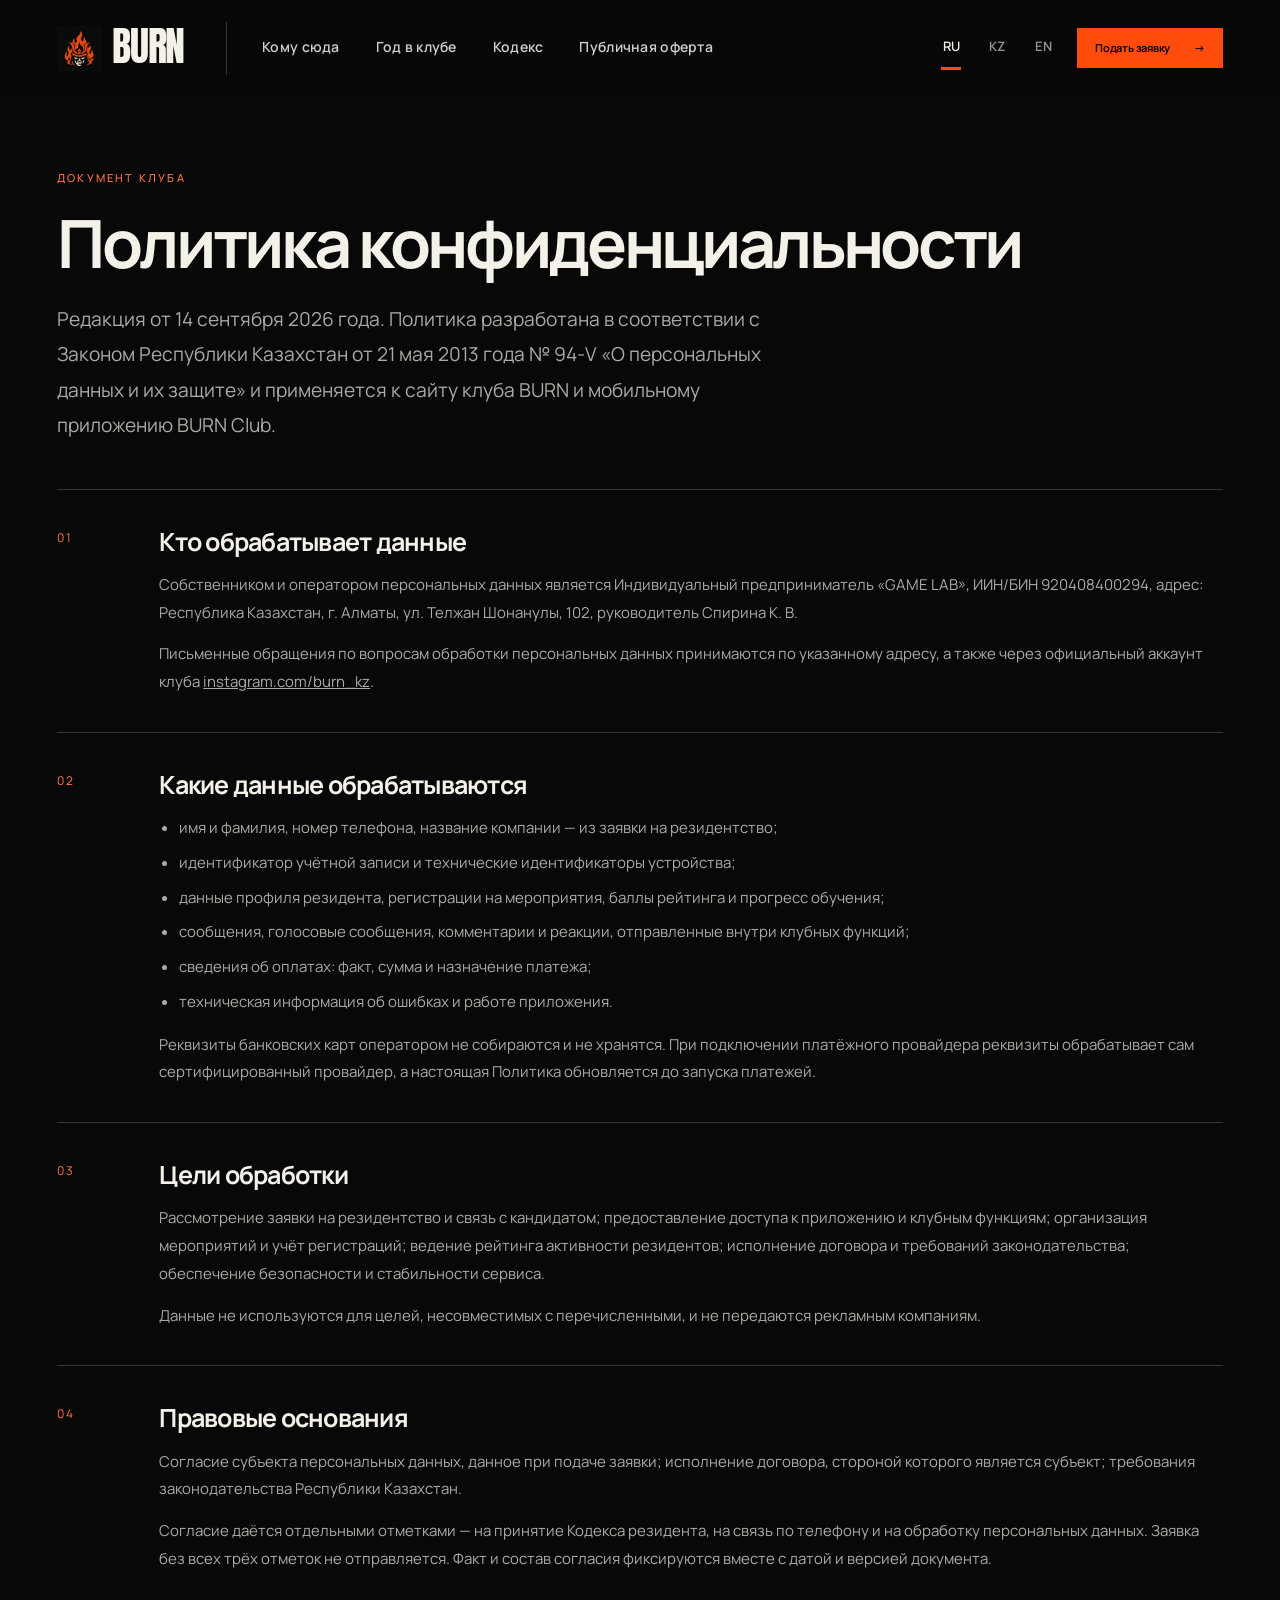
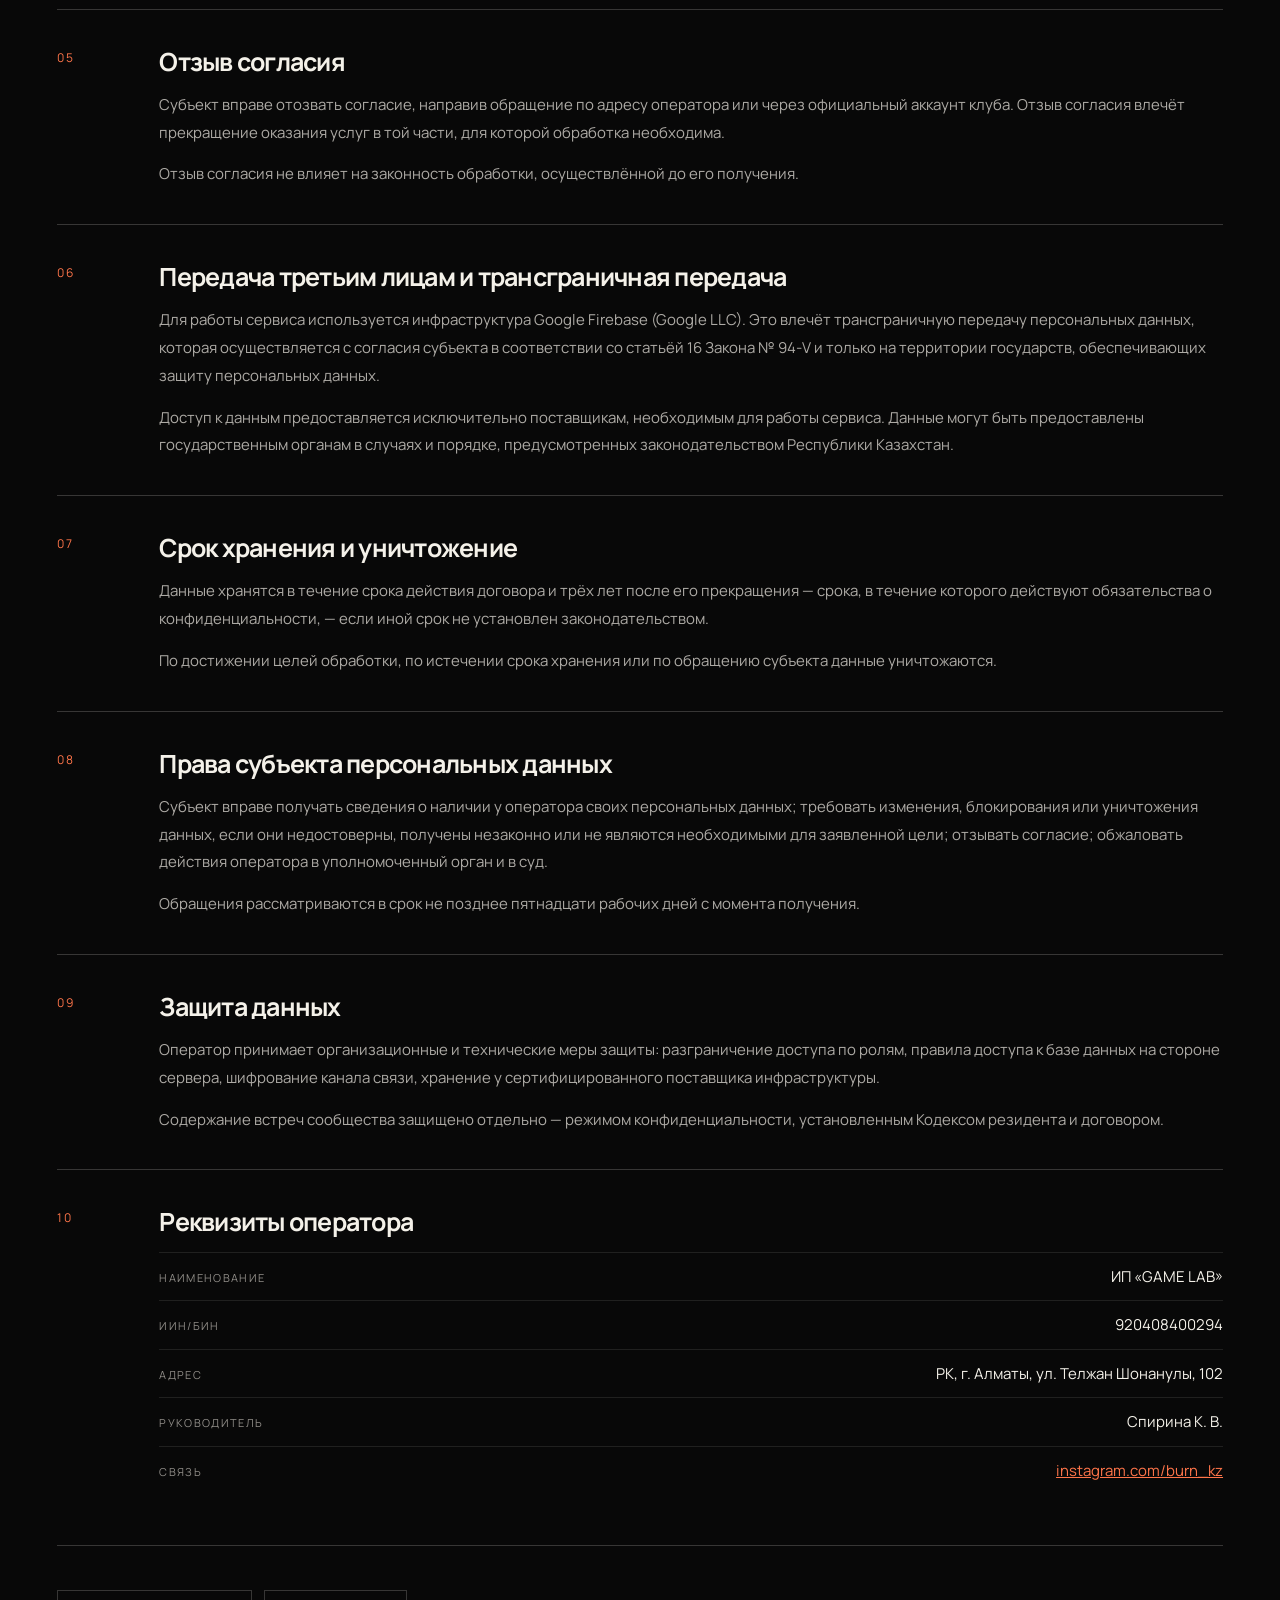
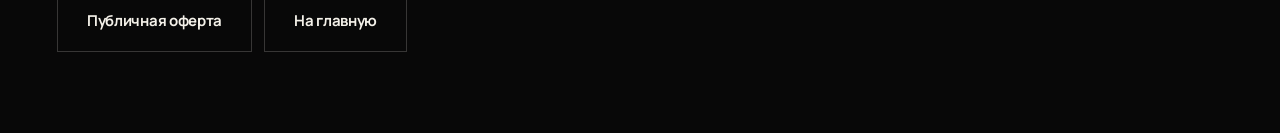
<file: privacy.html>
<!doctype html>
<html lang="ru">
<head>
<meta charset="utf-8">
<meta name="viewport" content="width=device-width, initial-scale=1">
<title>Политика конфиденциальности — BURN</title>
<meta name="description" content="Политика конфиденциальности BURN: обработка персональных данных по Закону РК № 94-V. ИП «GAME LAB», г. Алматы.">
<meta name="theme-color" content="#0a0a0a">
<link rel="icon" href="assets/crest.png">
<link rel="stylesheet" href="fonts.css">
<link rel="stylesheet" href="styles.css">
<link rel="stylesheet" href="fire.css">
<link rel="canonical" href="https://burn-club.kz/privacy">
<meta name="robots" content="index, follow, max-image-preview:large, max-snippet:-1, max-video-preview:-1">
<meta property="og:site_name" content="BURN Club">
<meta property="og:type" content="website">
<meta property="og:url" content="https://burn-club.kz/privacy">
<meta property="og:locale" content="ru_RU">
<meta property="og:locale:alternate" content="kk_KZ">
<meta property="og:locale:alternate" content="en_US">
<meta property="og:title" content="Политика конфиденциальности BURN">
<meta property="og:description" content="Как клуб обрабатывает персональные данные по Закону РК № 94-V.">
<meta property="og:image" content="https://burn-club.kz/assets/og-cover.jpg">
<meta property="og:image:width" content="1200">
<meta property="og:image:height" content="630">
<meta property="og:image:alt" content="BURN — закрытый клуб предпринимателей, Алматы">
<meta name="twitter:card" content="summary_large_image">
<meta name="twitter:title" content="Политика конфиденциальности BURN">
<meta name="twitter:description" content="Как клуб обрабатывает персональные данные по Закону РК № 94-V.">
<meta name="twitter:image" content="https://burn-club.kz/assets/og-cover.jpg">
<link rel="apple-touch-icon" href="https://burn-club.kz/assets/crest.png">

<script type="application/ld+json">
{
 "@context": "https://schema.org",
 "@type": "BreadcrumbList",
 "itemListElement": [
  {
   "@type": "ListItem",
   "position": 1,
   "name": "BURN Club",
   "item": "https://burn-club.kz/"
  },
  {
   "@type": "ListItem",
   "position": 2,
   "name": "Политика конфиденциальности",
   "item": "https://burn-club.kz/privacy"
  }
 ]
}
</script>
</head>
<body data-page="privacy">

<a class="skip" href="#main" data-i18n="skip">К содержанию</a>

<header class="top is-stuck" id="top">
  <a class="top__mark" href="index.html">
    <img src="assets/crest.png" alt="">
    <span><b>BURN</b><small data-i18n="brandSub">Business club</small></span>
  </a>
  <div class="langs" role="group" aria-label="Язык сайта / Сайт тілі / Site language">
    <button type="button" data-lang="ru" class="is-on">RU</button>
    <button type="button" data-lang="kk">KZ</button>
    <button type="button" data-lang="en">EN</button>
  </div>
  <nav class="top__nav">
    <a href="index.html#who" data-i18n="navWho">Кому сюда</a>
    <a href="index.html#year" data-i18n="navYear">Год в клубе</a>
    <a href="code" data-i18n="navCode">Кодекс</a>
    <a href="oferta" data-i18n="footOferta">Публичная оферта</a>
  </nav>
  <a class="btn btn--fire btn--sm" href="index.html#join"><span data-i18n="ctaApply">Подать заявку</span> <span class="arrow">→</span></a>
</header>

<main class="doc" id="main">
  <div class="wrap">
    <p class="eyebrow" data-i18n="docTag">Документ клуба</p>
    <h1>Политика конфиденциальности</h1>
    <p class="doc__note" data-i18n="legalAuthentic" hidden>Аутентичный текст документа — на русском языке.</p>
    <p class="doc__lede">
      Редакция от 14 сентября 2026 года. Политика разработана в соответствии с
      Законом Республики Казахстан от 21 мая 2013 года № 94-V «О персональных
      данных и их защите» и применяется к сайту клуба BURN и мобильному
      приложению BURN Club.
    </p>

    <section class="clause">
      <div class="clause__no">01</div>
      <div>
        <h2>Кто обрабатывает данные</h2>
        <p>Собственником и оператором персональных данных является Индивидуальный предприниматель «GAME LAB», ИИН/БИН 920408400294, адрес: Республика Казахстан, г. Алматы, ул. Телжан Шонанулы, 102, руководитель Спирина К. В.</p>
        <p>Письменные обращения по вопросам обработки персональных данных принимаются по указанному адресу, а также через официальный аккаунт клуба <a href="https://www.instagram.com/burn_kz/" target="_blank" rel="noopener">instagram.com/burn_kz</a>.</p>
      </div>
    </section>

    <section class="clause">
      <div class="clause__no">02</div>
      <div>
        <h2>Какие данные обрабатываются</h2>
        <ul>
          <li>имя и фамилия, номер телефона, название компании — из заявки на резидентство;</li>
          <li>идентификатор учётной записи и технические идентификаторы устройства;</li>
          <li>данные профиля резидента, регистрации на мероприятия, баллы рейтинга и прогресс обучения;</li>
          <li>сообщения, голосовые сообщения, комментарии и реакции, отправленные внутри клубных функций;</li>
          <li>сведения об оплатах: факт, сумма и назначение платежа;</li>
          <li>техническая информация об ошибках и работе приложения.</li>
        </ul>
        <p>Реквизиты банковских карт оператором не собираются и не хранятся. При подключении платёжного провайдера реквизиты обрабатывает сам сертифицированный провайдер, а настоящая Политика обновляется до запуска платежей.</p>
      </div>
    </section>

    <section class="clause">
      <div class="clause__no">03</div>
      <div>
        <h2>Цели обработки</h2>
        <p>Рассмотрение заявки на резидентство и связь с кандидатом; предоставление доступа к приложению и клубным функциям; организация мероприятий и учёт регистраций; ведение рейтинга активности резидентов; исполнение договора и требований законодательства; обеспечение безопасности и стабильности сервиса.</p>
        <p>Данные не используются для целей, несовместимых с перечисленными, и не передаются рекламным компаниям.</p>
      </div>
    </section>

    <section class="clause">
      <div class="clause__no">04</div>
      <div>
        <h2>Правовые основания</h2>
        <p>Согласие субъекта персональных данных, данное при подаче заявки; исполнение договора, стороной которого является субъект; требования законодательства Республики Казахстан.</p>
        <p>Согласие даётся отдельными отметками — на принятие Кодекса резидента, на связь по телефону и на обработку персональных данных. Заявка без всех трёх отметок не отправляется. Факт и состав согласия фиксируются вместе с датой и версией документа.</p>
      </div>
    </section>

    <section class="clause">
      <div class="clause__no">05</div>
      <div>
        <h2>Отзыв согласия</h2>
        <p>Субъект вправе отозвать согласие, направив обращение по адресу оператора или через официальный аккаунт клуба. Отзыв согласия влечёт прекращение оказания услуг в той части, для которой обработка необходима.</p>
        <p>Отзыв согласия не влияет на законность обработки, осуществлённой до его получения.</p>
      </div>
    </section>

    <section class="clause">
      <div class="clause__no">06</div>
      <div>
        <h2>Передача третьим лицам и трансграничная передача</h2>
        <p>Для работы сервиса используется инфраструктура Google Firebase (Google LLC). Это влечёт трансграничную передачу персональных данных, которая осуществляется с согласия субъекта в соответствии со статьёй 16 Закона № 94-V и только на территории государств, обеспечивающих защиту персональных данных.</p>
        <p>Доступ к данным предоставляется исключительно поставщикам, необходимым для работы сервиса. Данные могут быть предоставлены государственным органам в случаях и порядке, предусмотренных законодательством Республики Казахстан.</p>
      </div>
    </section>

    <section class="clause">
      <div class="clause__no">07</div>
      <div>
        <h2>Срок хранения и уничтожение</h2>
        <p>Данные хранятся в течение срока действия договора и трёх лет после его прекращения — срока, в течение которого действуют обязательства о конфиденциальности, — если иной срок не установлен законодательством.</p>
        <p>По достижении целей обработки, по истечении срока хранения или по обращению субъекта данные уничтожаются.</p>
      </div>
    </section>

    <section class="clause">
      <div class="clause__no">08</div>
      <div>
        <h2>Права субъекта персональных данных</h2>
        <p>Субъект вправе получать сведения о наличии у оператора своих персональных данных; требовать изменения, блокирования или уничтожения данных, если они недостоверны, получены незаконно или не являются необходимыми для заявленной цели; отзывать согласие; обжаловать действия оператора в уполномоченный орган и в суд.</p>
        <p>Обращения рассматриваются в срок не позднее пятнадцати рабочих дней с момента получения.</p>
      </div>
    </section>

    <section class="clause">
      <div class="clause__no">09</div>
      <div>
        <h2>Защита данных</h2>
        <p>Оператор принимает организационные и технические меры защиты: разграничение доступа по ролям, правила доступа к базе данных на стороне сервера, шифрование канала связи, хранение у сертифицированного поставщика инфраструктуры.</p>
        <p>Содержание встреч сообщества защищено отдельно — режимом конфиденциальности, установленным Кодексом резидента и договором.</p>
      </div>
    </section>

    <section class="clause">
      <div class="clause__no">10</div>
      <div>
        <h2>Реквизиты оператора</h2>
        <dl class="req">
          <div><dt>Наименование</dt><dd>ИП «GAME LAB»</dd></div>
          <div><dt>ИИН/БИН</dt><dd>920408400294</dd></div>
          <div><dt>Адрес</dt><dd>РК, г. Алматы, ул. Телжан Шонанулы, 102</dd></div>
          <div><dt>Руководитель</dt><dd>Спирина К. В.</dd></div>
          <div><dt>Связь</dt><dd><a href="https://www.instagram.com/burn_kz/" target="_blank" rel="noopener">instagram.com/burn_kz</a></dd></div>
        </dl>
      </div>
    </section>

    <div class="hero__actions" style="margin-top:44px">
      <a class="btn btn--ghost" href="oferta" data-i18n="footOferta">Публичная оферта</a>
      <a class="btn btn--ghost" href="index.html" data-i18n="ctaHome">На главную</a>
    </div>
  </div>
</main>

<script src="i18n.js"></script>
</body>
</html>
</file>
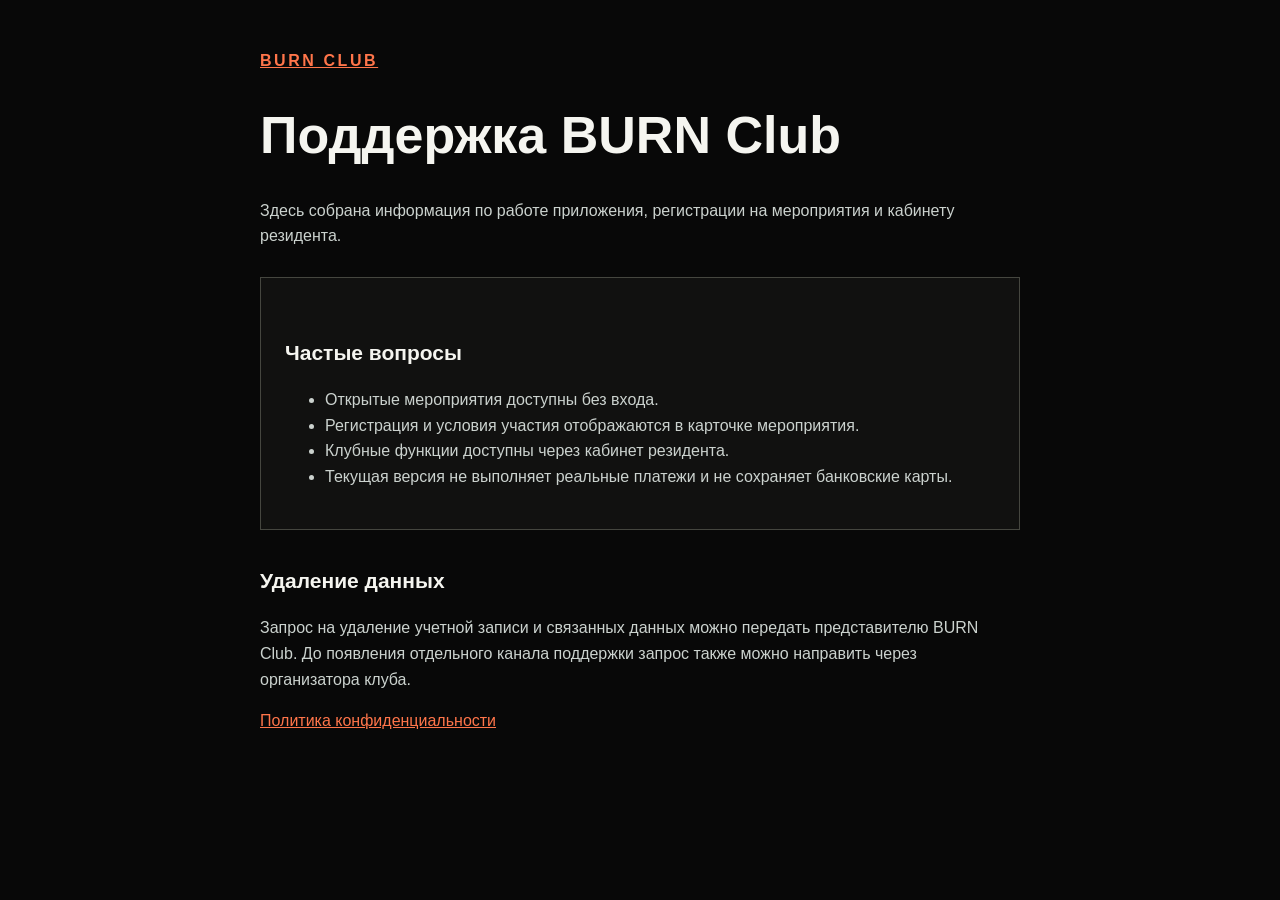
<file: support.html>
<!doctype html>
<html lang="ru">
<head>
  <meta charset="utf-8">
  <meta name="viewport" content="width=device-width,initial-scale=1">
  <title>Поддержка BURN Club — связь с клубом</title>
<meta name="description" content="Как связаться с бизнес-клубом BURN: вопросы по вступлению, мероприятиям и приложению клуба.">
  <style>
    :root{color-scheme:dark;background:#080808;color:#f5f5f0;font:16px/1.6 -apple-system,BlinkMacSystemFont,"Segoe UI",sans-serif}body{margin:0;padding:48px 20px}main{max-width:760px;margin:auto}h1{font-size:clamp(32px,7vw,52px);line-height:1.05}h2{margin-top:34px;font-size:21px}p,li{color:#cbd2ce}a{color:#ff754a}.brand{color:#ff754a;font-weight:800;letter-spacing:.16em}.card{border:1px solid #45463f;border-radius:0;padding:24px;margin-top:28px;background:#111110}
  </style>
<link rel="canonical" href="https://burn-club.kz/support">
<meta name="robots" content="index, follow, max-image-preview:large, max-snippet:-1, max-video-preview:-1">
<meta property="og:site_name" content="BURN Club">
<meta property="og:type" content="website">
<meta property="og:url" content="https://burn-club.kz/support">
<meta property="og:locale" content="ru_RU">
<meta property="og:locale:alternate" content="kk_KZ">
<meta property="og:locale:alternate" content="en_US">
<meta property="og:title" content="Поддержка BURN Club — связь с клубом">
<meta property="og:description" content="Как связаться с клубом и что делать с вопросами по приложению.">
<meta property="og:image" content="https://burn-club.kz/assets/og-cover.jpg">
<meta property="og:image:width" content="1200">
<meta property="og:image:height" content="630">
<meta property="og:image:alt" content="BURN — закрытый клуб предпринимателей, Алматы">
<meta name="twitter:card" content="summary_large_image">
<meta name="twitter:title" content="Поддержка BURN Club — связь с клубом">
<meta name="twitter:description" content="Как связаться с клубом и что делать с вопросами по приложению.">
<meta name="twitter:image" content="https://burn-club.kz/assets/og-cover.jpg">
<link rel="apple-touch-icon" href="https://burn-club.kz/assets/crest.png">

<script type="application/ld+json">
{
 "@context": "https://schema.org",
 "@type": "BreadcrumbList",
 "itemListElement": [
  {
   "@type": "ListItem",
   "position": 1,
   "name": "BURN Club",
   "item": "https://burn-club.kz/"
  },
  {
   "@type": "ListItem",
   "position": 2,
   "name": "Поддержка",
   "item": "https://burn-club.kz/support"
  }
 ]
}
</script>
</head>
<body><main>
  <a class="brand" href="index.html">BURN CLUB</a>
  <h1>Поддержка BURN Club</h1>
  <p>Здесь собрана информация по работе приложения, регистрации на мероприятия и кабинету резидента.</p>
  <div class="card"><h2>Частые вопросы</h2><ul><li>Открытые мероприятия доступны без входа.</li><li>Регистрация и условия участия отображаются в карточке мероприятия.</li><li>Клубные функции доступны через кабинет резидента.</li><li>Текущая версия не выполняет реальные платежи и не сохраняет банковские карты.</li></ul></div>
  <h2>Удаление данных</h2>
  <p>Запрос на удаление учетной записи и связанных данных можно передать представителю BURN Club. До появления отдельного канала поддержки запрос также можно направить через организатора клуба.</p>
  <p><a href="/privacy.html">Политика конфиденциальности</a></p>
</main></body></html>
</file>
<file: assets/admin-DJR4gT-3.css>
*{box-sizing:border-box}body{color:#17201c;background:#eef1ed;margin:0;font-family:Inter,-apple-system,BlinkMacSystemFont,SF Pro Display,sans-serif}.admin-shell{grid-template-columns:250px 1fr;min-height:100vh;display:grid}aside{color:#fff;background:#101815;flex-direction:column;height:100vh;padding:26px 18px;display:flex;position:sticky;top:0}.admin-brand{align-items:center;gap:12px;padding:0 8px 30px;display:flex}.admin-brand>span{color:#111;background:#f3a052;border-radius:14px;place-items:center;width:43px;height:43px;font-size:21px;font-weight:900;display:grid}.admin-brand div{flex-direction:column;display:flex}.admin-brand b{font-size:20px}.admin-brand small{color:#89948e;letter-spacing:.18em;font-size:8px}aside nav{gap:5px;display:grid}aside nav button{color:#9fa9a3;text-align:left;background:0 0;border:0;border-radius:14px;padding:13px 15px;font-size:14px}aside nav button.active{color:#fff;background:#26322d}aside footer{color:#7f8a84;flex-direction:column;gap:8px;margin-top:auto;font-size:11px;display:flex}aside footer a{color:#f3a052;text-decoration:none}main{padding:30px 34px}main>header{justify-content:space-between;align-items:center;margin-bottom:25px;display:flex}main>header small{color:#7a857f;letter-spacing:.16em;font-size:9px}main>header h1{margin:5px 0 0;font-size:34px}.admin-user{align-items:center;gap:10px;display:flex}.admin-user>span{color:#fff;background:#26332d;border-radius:14px;place-items:center;width:42px;height:42px;display:grid}.admin-user p{flex-direction:column;display:flex}.admin-user small{letter-spacing:0}.admin-metrics{grid-template-columns:repeat(4,1fr);gap:12px;display:grid}.admin-metrics article,.admin-panel{background:#fff;border:1px solid #d7ddd8;border-radius:22px;padding:19px}.admin-metrics small{color:#7d8781}.admin-metrics b{margin:10px 0 6px;font-size:31px;display:block}.admin-metrics em{color:#599177;font-size:11px;font-style:normal}.admin-grid{grid-template-columns:1fr 1fr;gap:14px;margin-top:14px;display:grid}.admin-panel>header{justify-content:space-between;align-items:center;margin-bottom:15px;display:flex}.admin-panel h2{margin:0;font-size:19px}.admin-panel header div{gap:8px;display:flex}.admin-panel input{border:1px solid #d3dad5;border-radius:12px;padding:10px}.admin-panel button{color:#fff;background:#1b2521;border:0;border-radius:12px;padding:9px 12px}.city-bar{grid-template-columns:80px 1fr 28px;align-items:center;gap:10px;margin:17px 0;display:grid}.city-bar i{background:#edf0ed;border-radius:7px;height:7px}.city-bar i b{background:#f3a052;border-radius:7px;height:100%;display:block}.admin-person{border-bottom:1px solid #edf0ed;align-items:center;gap:10px;padding:9px 0;display:flex}.admin-person>strong{color:#f3a052;width:18px}.admin-person img,.table-person img{object-fit:cover;border-radius:12px;width:40px;height:40px}.admin-person span,.table-person span{flex-direction:column;flex:1;display:flex}.admin-person small,.table-person small{color:#89938d}.admin-person em{font-style:normal;font-weight:800}table{border-collapse:collapse;width:100%}th,td{text-align:left;border-top:1px solid #edf0ed;padding:12px;font-size:12px}th{color:#7d8781;font-weight:500}.table-person{align-items:center;gap:9px;display:flex}.admin-event-list{gap:9px;display:grid}.admin-event-list article{border:1px solid #edf0ed;border-radius:16px;grid-template-columns:55px 1.3fr .6fr .8fr auto auto;align-items:center;gap:12px;padding:10px;display:grid}.admin-event-list img{object-fit:cover;border-radius:14px;width:55px;height:55px}.admin-event-list span,.admin-event-list p{flex-direction:column;margin:0;display:flex}.admin-event-list small{color:#87918b}.rule-row{border-bottom:1px solid #edf0ed;grid-template-columns:1fr 80px 50px;align-items:center;gap:8px;padding:9px 0;display:grid}.moderation-list,.admin-privileges{gap:9px;display:grid}.moderation-list article,.admin-privileges article{border:1px solid #edf0ed;border-radius:16px;align-items:center;gap:12px;padding:10px;display:flex}.moderation-list img{object-fit:cover;border-radius:14px;width:70px;height:70px}.moderation-list span,.admin-privileges div{flex-direction:column;flex:1;display:flex}.moderation-list p,.admin-privileges p{margin:5px 0}.moderation-list small,.admin-privileges small{color:#8b948f}.admin-privileges article>span{color:#fff;background:#1b2521;border-radius:14px;place-items:center;width:48px;height:48px;font-weight:800;display:grid}@media (width<=900px){.admin-shell{grid-template-columns:190px 1fr}.admin-metrics{grid-template-columns:1fr 1fr}.admin-grid{grid-template-columns:1fr}.admin-event-list article{grid-template-columns:50px 1fr}.admin-event-list article>:nth-child(n+3){display:none}}.admin-person-button,.table-person-button{text-align:left;width:100%;color:inherit!important;background:0 0!important;border:0!important}.admin-wide{grid-column:1/-1}.inactive-grid{grid-template-columns:repeat(3,1fr);gap:10px;display:grid}.inactive-grid button{color:#17201c;background:#fafbfa;border:1px solid #e5e9e6;align-items:center;gap:10px;padding:10px;display:flex}.inactive-grid img{object-fit:cover;border-radius:13px;width:42px;height:42px}.inactive-grid span{text-align:left;flex-direction:column;display:flex}.admin-status{border-radius:999px;padding:6px 9px;font-size:10px;display:inline-flex}.admin-status.active{color:#257449;background:#e7f5ec}.admin-status.blocked{color:#b84134;background:#fde9e6}.row-actions,.event-actions{flex-wrap:wrap;gap:6px;display:flex}.admin-panel .danger{color:#b23b31;background:#fff0ee}.admin-event-list article{grid-template-columns:55px 1.2fr .5fr .7fr .55fr 1.3fr}.dictionary-add{gap:8px;margin-bottom:14px;display:flex}.dictionary-add input{flex:1}.dictionary-row{border-top:1px solid #edf0ed;align-items:center;gap:8px;padding:8px 0;display:flex}.dictionary-row input{background:#f5f7f5;border:0;flex:1}.admin-comments{gap:5px;margin-top:8px;display:grid}.admin-comments>span{background:#f4f6f4;border-radius:9px;justify-content:space-between;align-items:center;padding:6px 8px;font-size:11px;display:flex}.admin-comments button{padding:5px 7px}.admin-overlay{z-index:100;-webkit-backdrop-filter:blur(8px);backdrop-filter:blur(8px);background:#101815a6;place-items:center;padding:30px;display:grid;position:fixed;inset:0}.admin-editor{background:#fff;border-radius:26px;width:min(760px,95vw);max-height:90vh;padding:24px;overflow:auto;box-shadow:0 30px 80px #0004}.admin-editor>header,.activity-drawer>header{justify-content:space-between;align-items:flex-start;display:flex}.admin-editor h2,.activity-drawer h2{margin:5px 0}.admin-editor header>button,.activity-drawer header>button{background:#edf0ed;border:0;border-radius:50%;width:42px;height:42px;font-size:22px}.editor-grid{grid-template-columns:1fr 1fr;gap:13px;margin-top:20px;display:grid}.editor-grid label{color:#65706a;flex-direction:column;gap:6px;font-size:11px;display:flex}.editor-grid input,.editor-grid select,.editor-grid textarea{color:#17201c;width:100%;font:inherit;background:#fafbfa;border:1px solid #d8ded9;border-radius:13px;padding:12px}.editor-grid select[multiple]{min-height:120px}.editor-grid textarea{resize:vertical;min-height:86px}.editor-wide{grid-column:1/-1}.admin-editor>footer{justify-content:flex-end;gap:8px;margin-top:20px;display:flex}.admin-editor>footer button{border:0;border-radius:13px;padding:11px 16px}.admin-editor .primary{color:#fff;background:#18221e}.admin-editor .primary:disabled{opacity:.4}.drawer-overlay{place-items:stretch end;padding:0}.activity-drawer{background:#f7f9f7;width:min(430px,100vw);height:100%;padding:28px;box-shadow:-20px 0 60px #0004}.activity-drawer header p{color:#7f8983;margin:0}.activity-score{grid-template-columns:1fr 1fr;gap:10px;margin-top:24px;display:grid}.activity-score span,.activity-list span,.activity-drawer article{background:#fff;border:1px solid #dce1dd;border-radius:18px;padding:17px}.activity-score small,.activity-list small,.activity-drawer article small{color:#87918b;display:block}.activity-score b{font-size:30px}.activity-list{grid-template-columns:1fr 1fr;gap:9px;margin-top:10px;display:grid}.activity-list b{font-size:21px}.activity-drawer article{margin-top:10px}.activity-drawer article h3{margin:7px 0 13px}.activity-drawer article button{color:#fff;background:#18221e;border:0;border-radius:12px;padding:10px 13px}@media (width<=1100px){.admin-event-list article{grid-template-columns:55px 1fr}.admin-event-list article>:nth-child(n+3){grid-column:2}.inactive-grid{grid-template-columns:1fr 1fr}}@media (width<=720px){.editor-grid{grid-template-columns:1fr}.editor-wide{grid-column:auto}.inactive-grid{grid-template-columns:1fr}}.admin-login{background:#101815;place-items:center;min-height:100vh;padding:20px;display:grid}.admin-login-card{background:#17201c;border:1px solid #2a352f;border-radius:24px;gap:16px;width:min(360px,100%);padding:28px;display:grid}.admin-login-card .admin-brand{padding:0 0 8px}.admin-login-card label{color:#9fa9a3;flex-direction:column;gap:7px;font-size:12px;display:flex}.admin-login-card input{color:#fff;font:inherit;background:#0d1512;border:1px solid #2a352f;border-radius:13px;padding:12px}.admin-login-card button{color:#111;cursor:pointer;background:#f3a052;border:0;border-radius:13px;padding:13px;font-weight:700}.admin-login-card button:disabled{opacity:.5;cursor:default}.admin-login-error{color:#f28b7d;margin:0;font-size:12px}.admin-login-loading{color:#9fa9a3;font:14px Inter,sans-serif}.admin-logout{color:#9fa9a3;cursor:pointer;background:0 0;border:1px solid #2a352f;border-radius:12px;margin-left:8px;padding:9px 12px}.city-row{border-bottom:1px solid var(--admin-line,#e6e8e7);grid-template-columns:minmax(120px,1fr) auto minmax(160px,1.4fr) auto;align-items:center;gap:10px;padding:8px 0;display:grid}.city-row:last-child{border-bottom:none}.city-soon{white-space:nowrap;align-items:center;gap:6px;font-size:13px;display:flex}.city-soon input{width:auto;margin:0}.city-note:disabled{opacity:.45}.course-card{border:1px solid var(--admin-line,#e6e8e7);border-radius:14px;margin-top:12px;padding:14px}.course-head{grid-template-columns:minmax(160px,1fr) auto auto auto auto;align-items:center;gap:10px;display:grid}.course-title{font-weight:700}.course-count{white-space:nowrap;opacity:.7;font-size:13px}.course-meta{grid-template-columns:1fr 1fr;gap:10px;margin-top:10px;display:grid}.course-lessons{border-top:1px solid var(--admin-line,#e6e8e7);margin-top:12px;padding-top:12px}.lesson-row{grid-template-columns:22px minmax(120px,1fr) minmax(200px,1.6fr) 90px 130px 32px;align-items:center;gap:8px;margin-bottom:8px;display:grid}.lesson-index{opacity:.5;text-align:center;font-size:13px}.lesson-duration{text-align:center}.lesson-check{white-space:nowrap;font-size:12px}.lesson-check.ok{color:#1f8a52}.lesson-check.bad{color:#c0392b}.attendance-list{border-top:1px solid var(--admin-line,#e6e8e7);grid-column:1/-1;gap:6px;margin-top:10px;padding-top:10px;display:grid}.attendance-row{grid-template-columns:20px 1fr auto;align-items:center;gap:10px;font-size:14px;display:grid}.attendance-row input{width:auto;margin:0}.attendance-row small{opacity:.7;font-size:12px}.admin-denied{border-left:3px solid #e5390f}.admin-denied p{color:#cbd2ce;max-width:70ch;line-height:1.6}.admin-denied code{color:#ff9d3d;font-size:13px}.admin-login-link{color:#98a09d;cursor:pointer;background:0 0;border:0;padding:6px;font-size:13px}.admin-login-notice{color:#7bd88f;font-size:13px}.admin-avatar-blank{color:#ff9d3d;background:#27322f;border-radius:50%;flex:none;justify-content:center;align-items:center;width:38px;height:38px;font-size:13px;font-style:normal;font-weight:700;display:inline-flex}.apps-legend{color:#6f7a75;max-width:78ch;margin:-6px 0 18px;font-size:13px;line-height:1.6}.apps-legend b{color:#1b1f1e;font-weight:600}.apps-list{gap:12px;display:grid}.apps-card{background:#fff;border:1px solid #e6e9e7;border-radius:18px;grid-template-columns:1fr auto;gap:16px 28px;padding:18px 20px;display:grid}.apps-card.new{border-color:#ff9d3d;box-shadow:0 0 0 3px #ff9d3d1f}.apps-card.declined{opacity:.6}.apps-card-main{grid-template-columns:1.3fr 1fr;align-items:start;gap:6px 24px;display:grid}.apps-card-who b{font-size:16px;display:block}.apps-card-who small,.apps-card-contact small{color:#6f7a75;margin-top:2px;font-size:12px;display:block}.apps-card-contact a{color:#1b1f1e;font-weight:600;text-decoration:none}.apps-steps{grid-column:1/-1;gap:6px;margin:8px 0 0;padding:0;list-style:none;display:flex}.apps-steps li{letter-spacing:.04em;text-transform:uppercase;color:#9aa39f;background:#f1f3f2;border-radius:999px;padding:5px 10px;font-size:11px}.apps-steps li.done{color:#2f7b5d;background:#e4f4ea}.apps-steps li.now{color:#fff;background:#1b1f1e}.apps-steps li.off{opacity:.4}.apps-steps li.declined{color:#b42318;background:#fde8e8}.apps-card-side{flex-direction:column;align-items:flex-end;gap:10px;min-width:260px;display:flex}.apps-card-side .row-actions{justify-content:flex-end}.apps-linked{color:#2f7b5d;align-items:center;gap:8px;font-size:12px;display:flex}.apps-linked select,.apps-card-side .lesson-check select{margin-left:8px;font-size:12px}@media (width<=900px){.apps-card{grid-template-columns:1fr}.apps-card-side{align-items:flex-start}.apps-card-main{grid-template-columns:1fr}}.apps-panel header{align-items:baseline}.apps-counts{color:#6f7a75;gap:14px;font-size:13px;display:flex}.apps-counts .hot{color:#b45309;font-weight:600}.apps-table{border-collapse:collapse;width:100%}.apps-table th{text-align:left;letter-spacing:.06em;text-transform:uppercase;color:#9aa39f;padding:0 12px 8px 0;font-size:11px;font-weight:600}.apps-table td{vertical-align:middle;border-top:1px solid #edefee;padding:10px 12px 10px 0}.apps-table tr.new td{background:#fffaf3}.apps-table tr.declined{opacity:.55}.apps-table b{font-size:14px;display:block}.apps-table small{color:#8d9591;margin-top:1px;font-size:12px;display:block}.apps-table small.bad{color:#b42318}.apps-table td.dim,.apps-table .dim{color:#9aa39f;font-size:13px}.apps-table a{color:#1b1f1e;font-variant-numeric:tabular-nums;text-decoration:none}.apps-table a:hover{color:#ff9d3d}.apps-table select{max-width:190px;font-size:13px}.apps-chip{letter-spacing:.04em;text-transform:uppercase;color:#6f7a75;background:#f1f3f2;border-radius:999px;padding:4px 9px;font-size:11px;display:inline-block}.apps-chip.new{color:#fff;background:#1b1f1e}.apps-chip.contacted{color:#9a5b00;background:#fff0db}.apps-chip.accepted{color:#2f7b5d;background:#e4f4ea}.apps-chip.declined{color:#b42318;background:#fde8e8}.apps-actions{text-align:right;white-space:nowrap}.apps-actions button{margin-left:6px}.apps-legend{color:#9aa39f;margin:14px 0 0;font-size:12px}@media (width<=1100px){.apps-table thead{display:none}.apps-table tr{border-top:1px solid #edefee;grid-template-columns:1fr auto;gap:4px 12px;padding:10px 0;display:grid}.apps-table td{border:0;padding:0}.apps-actions{text-align:left;grid-column:1/-1;margin-top:6px}.apps-actions button{margin:0 6px 0 0}}.editor-linked{border:1px solid var(--admin-line,#e3e3e0);border-radius:10px;justify-content:space-between;align-items:center;gap:10px;padding:10px 12px;font-weight:600;display:flex}.editor-linked button{border:1px solid var(--admin-line,#e3e3e0);cursor:pointer;background:0 0;border-radius:8px;padding:5px 12px;font-size:12px;font-weight:600}.editor-hint{color:var(--admin-muted,#6d6f6c);font-weight:400;line-height:1.45;display:block}.admin-crash{background:#fff;border-radius:1rem;max-width:34rem;padding:2rem;box-shadow:0 1.5rem 3rem #0000001f}.admin-crash h1{margin:0 0 .5rem;font-size:1.25rem}.admin-crash p{color:#555;margin:0 0 1rem;line-height:1.5}.admin-crash pre{color:#b3261e;white-space:pre-wrap;word-break:break-word;background:#f4f4f5;border-radius:.5rem;margin:0 0 1.25rem;padding:.75rem;font-size:.8125rem}.moderation-photo-blank{color:#9a9a9a;background:#f2f2f3;border-radius:.5rem;flex:none;place-items:center;width:70px;height:70px;font-size:.75rem;font-style:normal;display:grid}.admin-about{color:#7a857f;max-width:62ch;margin:8px 0 0;font-size:13px;line-height:1.45}.payments-config-footer{flex-wrap:wrap;justify-content:space-between;align-items:center;gap:12px;margin-top:14px;display:flex}.payments-config-footer small{color:#7a857f;flex:18rem;line-height:1.45}.payments-config-footer button{border-radius:13px;flex:none;padding:11px 18px}.payments-config-footer button:disabled{opacity:.4}.rule-row-wide{border-bottom:none;padding:0;display:block}.rule-row-wide textarea{color:#17201c;width:100%;min-height:7rem;font:inherit;resize:vertical;background:#fafbfa;border:1px solid #d8ded9;border-radius:13px;padding:12px}.admin-login-link{text-underline-offset:3px;text-decoration:underline;color:#9fa9a3!important;background:0 0!important;padding:4px!important;font-weight:400!important}.admin-login-link:hover{color:#f3a052!important}.admin-login-notice{color:#8fbf9f;margin:0;font-size:12px;line-height:1.45}.admin-login-card .admin-brand b{color:#fff}.admin-login-card .admin-brand small{color:#89948e}.admin-panel input,.admin-panel select,.admin-panel textarea,.editor-grid input,.editor-grid select,.editor-grid textarea{color:#17201c;min-height:42px;font:inherit;background:#fafbfa;border:1px solid #d8ded9;border-radius:12px;padding:10px 12px;line-height:1.3}.admin-panel select,.editor-grid select{appearance:none;cursor:pointer;background-image:url("data:image/svg+xml,%3Csvg xmlns='http://www.w3.org/2000/svg' viewBox='0 0 12 8'%3E%3Cpath fill='%237a857f' d='M1.2 1.6 6 6.4l4.8-4.8'/%3E%3C/svg%3E");background-position:right 12px center;background-repeat:no-repeat;background-size:11px;padding-right:34px}.admin-panel select[multiple],.editor-grid select[multiple]{background-image:none;padding-right:12px}.admin-panel input:focus,.admin-panel select:focus,.admin-panel textarea:focus,.editor-grid input:focus,.editor-grid select:focus,.editor-grid textarea:focus{background:#fff;border-color:#17201c;outline:none}.course-meta label,.form-field{color:#65706a;flex-direction:column;gap:6px;font-size:11px;display:flex}.course-meta{gap:13px}.course-meta label>*{color:#17201c;font-size:14px}.admin-panel table{table-layout:auto}.admin-panel th,.admin-panel td{vertical-align:middle}.admin-panel td:not(:first-child),.admin-panel th:not(:first-child){white-space:nowrap}.admin-panel th:first-child,.admin-panel td:first-child{width:100%}.admin-panel td select{min-height:36px;padding:6px 30px 6px 10px;font-size:12px}.admin-grid{align-items:start}.admin-metrics{grid-template-columns:repeat(auto-fit,minmax(210px,1fr))}.rule-row{grid-template-columns:1fr 104px 54px;gap:12px}.rule-row input{text-align:right}.rule-row small{color:#87918b}.rule-row:last-child,.admin-person:last-child{border-bottom:none}.event-photo-row{align-items:flex-start;gap:14px;display:flex}.event-photo-row img,.event-photo-blank{object-fit:cover;border-radius:12px;flex:none;width:148px;height:92px}.event-photo-blank{color:#9a9a9a;background:#f2f2f3;place-items:center;font-size:.75rem;font-style:normal;display:grid}.event-photo-actions{flex-direction:column;align-items:flex-start;gap:8px;min-width:0;display:flex}.event-photo-actions input[type=file]{background:0 0;border:0;min-height:auto;padding:0;font-size:12px}.event-photo-actions small{color:#7a857f;font-size:12px;line-height:1.4}.programme-add{gap:8px;display:flex}.programme-add input{flex:1;min-width:0}.programme-add button{border-radius:12px;flex:none;padding:10px 14px}.programme-add button:disabled{opacity:.4}.programme-list{color:#17201c;gap:8px;margin:10px 0 0;padding-left:22px;font-size:14px;display:grid}.programme-list li{align-items:center;gap:6px;display:flex}.programme-list input{flex:1;min-width:0}.programme-list button{border-radius:12px;flex:none;min-width:38px;padding:10px}.programme-list button:disabled{opacity:.3}.programme-empty{color:#7a857f;margin-top:8px;font-size:12px;line-height:1.4}.privilege-photo{object-fit:cover;border-radius:14px;flex:none;width:48px;height:48px}.editor-grid .field-hint{color:#8b948f;font-size:11px;line-height:1.35}.event-photo>span{color:#65706a;font-size:11px}.event-photo-buttons{flex-wrap:wrap;gap:6px;display:flex}.event-photo-buttons button{color:#fff;font:inherit;cursor:pointer;background:#1b2521;border:0;border-radius:12px;padding:9px 13px;font-size:12px}.event-photo-buttons button.danger{color:#b23b31;background:#fff0ee}.event-photo-buttons button:disabled{opacity:.5}.admin-event-list .admin-event-month{align-items:baseline;gap:10px;margin:14px 2px 2px;font-size:15px;font-weight:800;display:flex}.admin-event-list .admin-event-month:first-child{margin-top:0}.admin-event-list .admin-event-month small{color:#8b948f;font-size:11px;font-weight:500}.admin-event-list .admin-event-month.past{color:#8b948f}.ideas-filter{gap:6px;display:flex}.ideas-filter button{color:#17201c!important;background:#edf0ed!important}.ideas-filter button.active{color:#fff!important;background:#1b2521!important}.ideas-list{gap:9px;display:grid}.ideas-list article{border:1px solid #edf0ed;border-radius:16px;flex-direction:column;gap:6px;padding:14px;display:flex}.ideas-list article.idea-done{background:#f3faf5}.ideas-list article.idea-declined{opacity:.6}.ideas-list p{color:#4c5752;white-space:pre-wrap;margin:0;font-size:13px;line-height:1.45}.ideas-list small{color:#8b948f}.idea-head{color:#7a857f;justify-content:space-between;gap:10px;font-size:11px;display:flex}.idea-kind.bug{color:#b23b31}.idea-controls{flex-wrap:wrap;gap:6px;margin-top:4px;display:flex}.idea-controls select{background:#fafbfa;border:1px solid #d3dad5;border-radius:12px;padding:9px}.idea-controls input{flex:1;min-width:200px}.idea-controls button:disabled{opacity:.4}
</file>
<file: fonts.css>
@font-face {
  font-family: 'Anton';
  font-style: normal;
  font-weight: 400;
  font-display: swap;
  src: url(assets/fonts/1Ptgg87LROyAm0K0.woff2) format('woff2'),
       url(assets/fonts/1Ptgg87LROyAm0K0.ttf) format('truetype');
}
@font-face {
  font-family: 'Manrope';
  font-style: normal;
  font-weight: 400;
  font-display: swap;
  src: url(assets/fonts/xn7_YHE41ni1AdIRqAuZuw1Bx9mbZk79FO_F.woff2) format('woff2'),
       url(assets/fonts/xn7_YHE41ni1AdIRqAuZuw1Bx9mbZk79FO_F.ttf) format('truetype');
}
@font-face {
  font-family: 'Manrope';
  font-style: normal;
  font-weight: 500;
  font-display: swap;
  src: url(assets/fonts/xn7_YHE41ni1AdIRqAuZuw1Bx9mbZk7PFO_F.woff2) format('woff2'),
       url(assets/fonts/xn7_YHE41ni1AdIRqAuZuw1Bx9mbZk7PFO_F.ttf) format('truetype');
}
@font-face {
  font-family: 'Manrope';
  font-style: normal;
  font-weight: 600;
  font-display: swap;
  src: url(assets/fonts/xn7_YHE41ni1AdIRqAuZuw1Bx9mbZk4jE-_F.woff2) format('woff2'),
       url(assets/fonts/xn7_YHE41ni1AdIRqAuZuw1Bx9mbZk4jE-_F.ttf) format('truetype');
}
@font-face {
  font-family: 'Manrope';
  font-style: normal;
  font-weight: 700;
  font-display: swap;
  src: url(assets/fonts/xn7_YHE41ni1AdIRqAuZuw1Bx9mbZk4aE-_F.woff2) format('woff2'),
       url(assets/fonts/xn7_YHE41ni1AdIRqAuZuw1Bx9mbZk4aE-_F.ttf) format('truetype');
}
@font-face {
  font-family: 'Manrope';
  font-style: normal;
  font-weight: 800;
  font-display: swap;
  src: url(assets/fonts/xn7_YHE41ni1AdIRqAuZuw1Bx9mbZk59E-_F.woff2) format('woff2'),
       url(assets/fonts/xn7_YHE41ni1AdIRqAuZuw1Bx9mbZk59E-_F.ttf) format('truetype');
}
</file>
<file: styles.css>
/*
  BURN — сайт клуба, набранный как печатный устав.

  Никаких свечений, градиентных заливок текста и стеклянных карточек: это
  набор приёмов, по которому страница читается как шаблон. Здесь работает
  типографика — контрастная антиква в заголовках, моноширинные служебные
  подписи, волосяные линейки и прямые углы. Пламя присутствует одним плоским
  цветом, а не подсветкой.
*/

:root {
  --ink: #0a0a0a;          /* фон — печатная чернота, без тёплого сдвига */
  --ink-2: #121212;
  --paper: #f2efe9;        /* цвет текста: бумага, а не белый */
  --soft: #a8a39a;
  --muted: #8a857c;
  --rule: rgba(242, 239, 233, 0.16);
  --rule-soft: rgba(242, 239, 233, 0.09);
  --fire: #e5390f;         /* один плоский акцент — заливки и крупный текст */
  --fire-deep: #c22f0a;
  /* Тот же акцент, доведённый до читаемого контраста: светлый вариант для
     мелкого текста на чернильном фоне, тёмный — для мелкого текста на
     вывороточных разделах. Плоский цвет остаётся один и тот же по смыслу. */
  --fire-lit: #f0451a;
  --fire-ink: #a82808;

  --display: "Bodoni Moda", "Times New Roman", serif;
  --body: "Jost", -apple-system, BlinkMacSystemFont, "Segoe UI", sans-serif;
  --mono: "JetBrains Mono", ui-monospace, "SF Mono", Menlo, monospace;

  --gutter: clamp(20px, 5vw, 88px);
  --measure: 1320px;
}

* { box-sizing: border-box; }

html { scroll-behavior: smooth; overflow-x: clip; }

body {
  margin: 0;
  background: var(--ink);
  color: var(--paper);
  font: 300 17px/1.65 var(--body);
  -webkit-font-smoothing: antialiased;
  overflow-x: clip;
}

a { color: inherit; }

h1, h2, h3 {
  font-family: var(--display);
  font-weight: 700;
  font-optical-sizing: auto;
  letter-spacing: -0.02em;
  margin: 0;
}

p { margin: 0; }

img { max-width: 100%; }

::selection { background: var(--fire); color: #fff; }

.wrap {
  width: 100%;
  max-width: var(--measure);
  margin: 0 auto;
  padding: 0 var(--gutter);
}

/* Служебная подпись документа: моноширинная, в разрядку, с квадратом-меткой
   вместо точки — метка прямоугольная, как весь остальной набор. */
.tag {
  display: inline-flex;
  align-items: center;
  gap: 10px;
  font: 500 11px/1 var(--mono);
  letter-spacing: 0.2em;
  text-transform: uppercase;
  color: var(--soft);
}

.tag::before {
  content: "";
  width: 8px;
  height: 8px;
  background: var(--fire);
}

.tag--dim::before { background: var(--muted); }

/* ── Шапка ─────────────────────────────────────────────────────────────── */

.top {
  position: sticky;
  top: 0;
  z-index: 50;
  display: flex;
  align-items: center;
  justify-content: space-between;
  gap: 20px;
  padding: 16px var(--gutter);
  background: var(--ink);
  border-bottom: 1px solid var(--rule);
}

.top__mark {
  display: flex;
  align-items: center;
  gap: 12px;
  text-decoration: none;
}

.top__mark img {
  width: 34px;
  height: 34px;
}

.top__mark b {
  font: 700 17px/1 var(--display);
  letter-spacing: 0.06em;
}

.top__mark small {
  display: block;
  margin-top: 4px;
  font: 400 9px/1 var(--mono);
  letter-spacing: 0.24em;
  text-transform: uppercase;
  color: var(--muted);
}

.top__codes {
  display: flex;
  gap: 0;
  font: 400 10px/1 var(--mono);
  letter-spacing: 0.18em;
}

.top__codes span {
  padding: 8px 12px;
  border: 1px solid var(--rule);
  border-right: 0;
  color: var(--muted);
}

.top__codes span:last-child { border-right: 1px solid var(--rule); }
.top__codes span.is-live { background: var(--fire); border-color: var(--fire); color: #fff; }

.top__nav {
  display: flex;
  gap: 26px;
  font: 400 13px/1 var(--body);
  letter-spacing: 0.02em;
}

.top__nav a {
  text-decoration: none;
  color: var(--soft);
  padding-bottom: 3px;
  border-bottom: 1px solid transparent;
  transition: color 0.18s ease, border-color 0.18s ease;
}

.top__nav a:hover { color: var(--paper); border-bottom-color: var(--fire); }

@media (max-width: 1180px) { .top__codes { display: none; } }
@media (max-width: 980px) { .top__nav { display: none; } }

/* ── Кнопки ────────────────────────────────────────────────────────────── */

/* Прямоугольник, моноширинная подпись в разрядку. Скруглённая «пилюля» —
   первое, что выдаёт шаблон, и от неё здесь отказались сознательно. */
.btn {
  display: inline-flex;
  align-items: center;
  gap: 12px;
  padding: 17px 26px;
  border: 1px solid transparent;
  border-radius: 0;
  font: 500 12px/1 var(--mono);
  letter-spacing: 0.16em;
  text-transform: uppercase;
  text-decoration: none;
  cursor: pointer;
  transition: background 0.18s ease, color 0.18s ease, border-color 0.18s ease;
}

.btn--fire { background: var(--fire); color: #fff; }
.btn--fire:hover { background: var(--fire-deep); }

.btn--ghost { border-color: var(--rule); color: var(--paper); background: transparent; }
.btn--ghost:hover { border-color: var(--paper); }

.btn--ink { background: var(--paper); color: var(--ink); }
.btn--ink:hover { background: #fff; }

.btn--sm { padding: 12px 18px; font-size: 11px; }

.btn .arrow { font-family: var(--mono); transition: transform 0.18s ease; }
.btn:hover .arrow { transform: translateX(4px); }

/* ── Первый экран ──────────────────────────────────────────────────────── */

.hero { padding: clamp(48px, 9vh, 110px) 0 clamp(56px, 10vh, 120px); }

/* Асимметричная сетка: текст занимает больше, карта отступает вправо и
   сидит на собственной линии — как врезка на полосе. */
.hero__grid {
  display: grid;
  grid-template-columns: minmax(0, 1.25fr) minmax(0, 0.85fr);
  gap: clamp(32px, 6vw, 96px);
  align-items: start;
}

@media (max-width: 1040px) { .hero__grid { grid-template-columns: 1fr; } }

/* Штамп набран как оттиск: прямая двойная рамка, без наклона и без тени. */
.stamp {
  display: inline-grid;
  gap: 5px;
  padding: 11px 16px;
  border: 1px solid var(--fire);
  box-shadow: 0 0 0 3px var(--ink), 0 0 0 4px var(--fire);
  color: var(--fire-lit);
  font: 500 12px/1 var(--mono);
  letter-spacing: 0.2em;
  text-transform: uppercase;
  margin-bottom: 34px;
}

.stamp small {
  font: 400 9px/1 var(--mono);
  letter-spacing: 0.26em;
  color: var(--fire-lit);
}

.hero h1 {
  font-size: clamp(46px, 8.2vw, 112px);
  line-height: 0.94;
  font-weight: 500;
  letter-spacing: -0.025em;
  margin: 22px 0 30px;
}

/* Акцентное слово — плоский цвет и курсив антиквы. Заливка текста
   градиентом здесь была бы тем самым «эффектом ради эффекта». */
.hero h1 em {
  font-style: italic;
  font-weight: 900;
  color: var(--fire);
}

.hero__lede {
  max-width: 48ch;
  font-size: clamp(17px, 1.5vw, 20px);
  line-height: 1.6;
  color: var(--soft);
}

.hero__actions {
  display: flex;
  flex-wrap: wrap;
  gap: 12px;
  margin-top: 38px;
}

.hero__hint {
  margin-top: 34px;
  padding-top: 18px;
  border-top: 1px solid var(--rule);
  font: 400 11px/1.5 var(--mono);
  letter-spacing: 0.16em;
  text-transform: uppercase;
  color: var(--muted);
  max-width: 46ch;
}

/* ── Карта резидента ───────────────────────────────────────────────────── */

.card {
  border: 1px solid var(--rule);
  background: var(--ink-2);
  padding: clamp(24px, 2.6vw, 34px);
}

.card__head {
  display: flex;
  justify-content: space-between;
  align-items: center;
  gap: 14px;
  padding-bottom: 20px;
  border-bottom: 1px solid var(--rule);
  font: 400 10px/1 var(--mono);
  letter-spacing: 0.2em;
  text-transform: uppercase;
  color: var(--muted);
}

.card__crest {
  display: flex;
  align-items: center;
  gap: 16px;
  margin-top: 26px;
}

.card__crest img {
  width: 54px;
  height: 54px;
}

.card__crest b {
  display: block;
  font: 700 24px/1.1 var(--display);
  letter-spacing: 0.01em;
}

.card__crest span {
  display: block;
  margin-top: 7px;
  font: 400 10px/1 var(--mono);
  letter-spacing: 0.18em;
  text-transform: uppercase;
  color: var(--muted);
}

.card__fields {
  margin-top: 30px;
  display: grid;
  grid-template-columns: 1fr 1fr;
}

/* Поля разграничены линейками, а не отступами: так это читается как бланк. */
.card__field {
  padding: 16px 0;
  border-top: 1px solid var(--rule-soft);
}

.card__field:nth-child(odd) { padding-right: 18px; }
.card__field:nth-child(even) { padding-left: 18px; border-left: 1px solid var(--rule-soft); }

.card__field small {
  display: block;
  font: 400 9px/1 var(--mono);
  letter-spacing: 0.2em;
  text-transform: uppercase;
  color: var(--muted);
  margin-bottom: 9px;
}

.card__field b { font: 500 15px/1.3 var(--body); letter-spacing: 0.01em; }

.card__tear {
  margin: 26px calc(-1 * clamp(24px, 2.6vw, 34px)) 0;
  border-top: 1px dashed var(--rule);
}

.card__chips {
  margin-top: 24px;
  display: flex;
  flex-wrap: wrap;
  gap: 8px;
}

.chip {
  padding: 8px 12px;
  border: 1px solid var(--rule);
  font: 400 10px/1 var(--mono);
  letter-spacing: 0.12em;
  text-transform: uppercase;
  color: var(--muted);
}

.chip.is-live { border-color: var(--fire); color: var(--fire-lit); }

.card__foot {
  margin-top: 20px;
  font-size: 14px;
  line-height: 1.6;
  color: var(--muted);
}

.card__code {
  margin-top: 24px;
  padding-top: 18px;
  border-top: 1px solid var(--rule-soft);
  display: flex;
  align-items: center;
  justify-content: space-between;
  gap: 16px;
  font: 400 9px/1 var(--mono);
  letter-spacing: 0.2em;
  color: var(--muted);
}

.card__code .bars {
  flex: 1;
  height: 24px;
  max-width: 190px;
  background: repeating-linear-gradient(
    90deg,
    var(--soft) 0 1px, transparent 1px 4px,
    var(--soft) 4px 6px, transparent 6px 9px,
    var(--soft) 9px 10px, transparent 10px 14px
  );
  opacity: 0.5;
}

/* ── Боковая закладка ──────────────────────────────────────────────────── */

.side-tab {
  position: fixed;
  left: 0;
  top: 50%;
  z-index: 40;
  translate: 0 -50%;
  writing-mode: vertical-rl;
  rotate: 180deg;
  padding: 18px 11px;
  background: var(--fire);
  color: #fff;
  font: 500 10px/1 var(--mono);
  letter-spacing: 0.22em;
  text-transform: uppercase;
  text-decoration: none;
}

@media (max-width: 1180px) { .side-tab { display: none; } }

/* ── Секции ────────────────────────────────────────────────────────────── */

/* Разделы пронумерованы в поле страницы — приём печатного документа,
   заодно дающий читателю ощущение объёма. */
main { counter-reset: band; }

.band {
  padding: clamp(56px, 9vh, 118px) 0;
  border-top: 1px solid var(--rule);
}

.band--tight { padding: clamp(40px, 6vh, 78px) 0; }

/* Вывороткой набраны два раздела — ритм клуба и Кодекс. */
.band--fill { background: var(--paper); color: var(--ink); border-top: 0; }
.band--fill .tag { color: var(--ink); }
.band--fill .band__note { color: #4a463f; }
.band--fill .btn--ghost { border-color: rgba(10, 10, 10, 0.28); color: var(--ink); }
.band--fill .btn--ghost:hover { border-color: var(--ink); }
.band--fill .band__head::before,
.band--fill .beat__when,
.band--fill .code-list li::before { color: var(--fire-ink); }

.band__head {
  counter-increment: band;
  display: grid;
  grid-template-columns: minmax(0, 1fr) minmax(0, 0.78fr);
  gap: clamp(24px, 5vw, 80px);
  align-items: end;
  margin-bottom: clamp(36px, 5vh, 62px);
  position: relative;
  padding-top: 26px;
}

/* Номер раздела — крупная цифра антиквой над заголовком. */
.band__head::before {
  content: counter(band, decimal-leading-zero);
  position: absolute;
  top: 0;
  left: 0;
  font: 500 12px/1 var(--mono);
  letter-spacing: 0.2em;
  color: var(--fire-lit);
}

@media (max-width: 900px) { .band__head { grid-template-columns: 1fr; align-items: start; } }

.band__head h2 {
  font-size: clamp(32px, 5.4vw, 66px);
  line-height: 0.98;
  font-weight: 500;
  margin-top: 16px;
}

.band__note {
  color: var(--soft);
  font-size: 16px;
  line-height: 1.66;
  max-width: 50ch;
}

/* ── Честный фильтр ────────────────────────────────────────────────────── */

.split {
  display: grid;
  grid-template-columns: repeat(2, minmax(0, 1fr));
  border-top: 1px solid var(--rule);
}

@media (max-width: 820px) { .split { grid-template-columns: 1fr; } }

.fit { padding: 32px clamp(18px, 3vw, 40px) 36px 0; }

.fit--no {
  padding-left: clamp(18px, 3vw, 40px);
  padding-right: 0;
  border-left: 1px solid var(--rule);
}

@media (max-width: 820px) {
  .fit { padding-right: 0; }
  .fit--no { padding-left: 0; border-left: 0; border-top: 1px solid var(--rule); }
}

.fit__label {
  font: 500 11px/1 var(--mono);
  letter-spacing: 0.22em;
  text-transform: uppercase;
  color: var(--fire-lit);
}

.fit--no .fit__label { color: var(--muted); }

.fit ul { margin: 26px 0 0; padding: 0; list-style: none; }

.fit li {
  position: relative;
  padding: 16px 0 16px 34px;
  border-top: 1px solid var(--rule-soft);
  font-size: 16px;
  line-height: 1.55;
  color: var(--paper);
}

.fit li:first-child { border-top: 0; padding-top: 0; }

/* Маркер несёт смысл, поэтому он не только цвет: галочка против косой
   черты читается и в чёрно-белой печати, и дальтоником. */
.fit li::before {
  position: absolute;
  left: 0;
  top: 16px;
  font: 500 14px/1.55 var(--mono);
}

.fit li:first-child::before { top: 0; }
.fit--yes li::before { content: "✓"; color: var(--fire-lit); }
.fit--no li::before { content: "✕"; color: var(--muted); }
.fit--no li { color: var(--soft); }

/* ── Год в клубе ───────────────────────────────────────────────────────── */

/* Двенадцать делений — месяцы года; закрашены те, на которые приходится
   регулярная встреча. Украшение, поэтому оно aria-hidden в разметке. */
.year {
  display: flex;
  gap: 0;
  margin-bottom: 44px;
  border: 1px solid rgba(10, 10, 10, 0.2);
}

.year i {
  flex: 1;
  height: 14px;
  border-left: 1px solid rgba(10, 10, 10, 0.2);
}

.year i:first-child { border-left: 0; }
.year i:nth-child(odd) { background: var(--fire); }

.cadence {
  display: grid;
  grid-template-columns: repeat(3, minmax(0, 1fr));
  border-top: 1px solid rgba(10, 10, 10, 0.2);
}

@media (max-width: 900px) { .cadence { grid-template-columns: repeat(2, minmax(0, 1fr)); } }
@media (max-width: 620px) { .cadence { grid-template-columns: 1fr; } }

.beat {
  padding: 28px clamp(16px, 2.4vw, 32px) 32px 0;
  border-bottom: 1px solid rgba(10, 10, 10, 0.2);
  border-right: 1px solid rgba(10, 10, 10, 0.2);
}

.beat:nth-child(3n) { border-right: 0; padding-right: 0; }

@media (max-width: 900px) {
  .beat:nth-child(3n) { border-right: 1px solid rgba(10, 10, 10, 0.2); padding-right: clamp(16px, 2.4vw, 32px); }
  .beat:nth-child(2n) { border-right: 0; padding-right: 0; }
}

@media (max-width: 620px) {
  .beat, .beat:nth-child(3n) { border-right: 0; padding-right: 0; }
}

.beat__when {
  font: 500 10px/1 var(--mono);
  letter-spacing: 0.2em;
  text-transform: uppercase;
  color: var(--fire);
}

.beat h3 {
  margin-top: 16px;
  font-size: 23px;
  line-height: 1.15;
  font-weight: 500;
}

.beat p {
  margin-top: 12px;
  font-size: 15px;
  line-height: 1.62;
  color: #4a463f;
  max-width: 34ch;
}

/* ── Что резидент уносит с собой ───────────────────────────────────────── */

.gains { counter-reset: gain; }

/* Строки с линейками, а не набор коробок: перечисление ценности — это
   список, и выглядеть он должен списком. */
.gain {
  counter-increment: gain;
  display: grid;
  grid-template-columns: 4rem minmax(0, 20ch) minmax(0, 1fr);
  gap: clamp(16px, 3vw, 48px);
  align-items: start;
  padding: 28px 0;
  border-top: 1px solid var(--rule);
}

.gain:last-child { border-bottom: 1px solid var(--rule); }

.gain::before {
  content: counter(gain, decimal-leading-zero);
  font: 400 12px/1.9 var(--mono);
  letter-spacing: 0.18em;
  color: var(--fire-lit);
}

.gain b {
  font: 500 24px/1.15 var(--display);
  letter-spacing: -0.01em;
}

.gain p { color: var(--soft); font-size: 15px; line-height: 1.66; }

@media (max-width: 860px) {
  .gain { grid-template-columns: 3rem minmax(0, 1fr); }
  .gain p { grid-column: 2; margin-top: 10px; }
}

/* ── Кодекс ────────────────────────────────────────────────────────────── */

.code-grid {
  display: grid;
  grid-template-columns: minmax(0, 0.85fr) minmax(0, 1.15fr);
  gap: clamp(28px, 5vw, 80px);
  align-items: start;
}

@media (max-width: 900px) { .code-grid { grid-template-columns: 1fr; } }

.code-list {
  margin: 0;
  padding: 0;
  list-style: none;
  counter-reset: clause;
  columns: 2;
  column-gap: 36px;
}

@media (max-width: 620px) { .code-list { columns: 1; } }

.code-list li {
  counter-increment: clause;
  break-inside: avoid;
  padding: 13px 0;
  border-top: 1px solid rgba(10, 10, 10, 0.18);
  font: 400 15px/1.4 var(--body);
  display: flex;
  gap: 14px;
}

.code-list li::before {
  content: counter(clause, decimal-leading-zero);
  font: 400 11px/1.5 var(--mono);
  letter-spacing: 0.12em;
  color: var(--fire);
}

/* ── Путь в клуб ───────────────────────────────────────────────────────── */

.path {
  display: grid;
  grid-template-columns: repeat(4, minmax(0, 1fr));
  border-top: 1px solid var(--rule);
}

@media (max-width: 900px) { .path { grid-template-columns: repeat(2, minmax(0, 1fr)); } }
@media (max-width: 560px) { .path { grid-template-columns: 1fr; } }

.step {
  padding: 30px clamp(16px, 2.2vw, 30px) 34px 0;
  border-right: 1px solid var(--rule);
}

.step:last-child { border-right: 0; padding-right: 0; }

@media (max-width: 900px) {
  .step:nth-child(2n) { border-right: 0; padding-right: 0; }
  .step:nth-child(2n + 1) { border-right: 1px solid var(--rule); }
  .step:nth-child(n + 3) { border-top: 1px solid var(--rule); }
}

@media (max-width: 560px) {
  .step { border-right: 0; padding-right: 0; }
  .step + .step { border-top: 1px solid var(--rule); }
}

.step__dot {
  font: 500 12px/1 var(--mono);
  letter-spacing: 0.2em;
  color: var(--fire-lit);
}

.step h3 {
  margin-top: 16px;
  font-size: 23px;
  line-height: 1.15;
  font-weight: 500;
}

.step p {
  margin-top: 12px;
  font-size: 15px;
  line-height: 1.62;
  color: var(--soft);
  max-width: 32ch;
}

/* ── Города ────────────────────────────────────────────────────────────── */

.cities {
  display: grid;
  grid-template-columns: repeat(3, minmax(0, 1fr));
  border-top: 1px solid var(--rule);
}

@media (max-width: 780px) { .cities { grid-template-columns: 1fr; } }

.city {
  position: relative;
  padding: 30px clamp(16px, 2.4vw, 32px) 34px 0;
  border-right: 1px solid var(--rule);
}

.city:last-child { border-right: 0; padding-right: 0; }

@media (max-width: 780px) {
  .city { border-right: 0; padding-right: 0; }
  .city + .city { border-top: 1px solid var(--rule); }
}

.city h3 {
  font-size: clamp(30px, 3.4vw, 44px);
  line-height: 1;
  font-weight: 500;
  margin-top: 18px;
}

.city .tag { margin-top: 16px; }

.city__stamp {
  font: 500 10px/1 var(--mono);
  letter-spacing: 0.2em;
  text-transform: uppercase;
  color: var(--fire-lit);
  border: 1px solid var(--fire);
  padding: 6px 9px;
  display: inline-block;
}

.city--soon .city__stamp { border-color: var(--muted); color: var(--muted); }
.city--soon h3 { color: var(--muted); }

/* Код города — крупной антиквой в подложке карточки. */
.city__code {
  position: absolute;
  right: clamp(16px, 2.4vw, 32px);
  bottom: 18px;
  font: 500 64px/1 var(--display);
  letter-spacing: -0.02em;
  color: rgba(242, 239, 233, 0.05);
  pointer-events: none;
}

.city:not(.city--soon) .city__code { color: rgba(229, 57, 15, 0.16); }

/* ── Вопросы ───────────────────────────────────────────────────────────── */

.faq { border-top: 1px solid var(--rule); }

.qa { border-bottom: 1px solid var(--rule); }

.qa summary {
  list-style: none;
  cursor: pointer;
  padding: 24px 52px 24px 0;
  position: relative;
  font: 500 20px/1.35 var(--display);
  letter-spacing: -0.01em;
  transition: color 0.18s ease;
}

.qa summary::-webkit-details-marker { display: none; }
.qa summary:hover { color: var(--fire-lit); }

/* Плюс, который становится минусом: состояние видно и без цвета. */
.qa summary::after,
.qa summary::before {
  content: "";
  position: absolute;
  right: 6px;
  top: 50%;
  width: 14px;
  height: 1px;
  background: var(--fire);
  transition: transform 0.22s ease, opacity 0.22s ease;
}

.qa summary::before { transform: translateY(-50%) rotate(90deg); }
.qa summary::after { transform: translateY(-50%); }
.qa[open] summary::before { transform: translateY(-50%) rotate(0deg); opacity: 0; }

.qa p {
  padding: 0 52px 26px 0;
  max-width: 74ch;
  color: var(--soft);
  font-size: 16px;
  line-height: 1.66;
}

/* ── Заявка ────────────────────────────────────────────────────────────── */

.form-wrap {
  display: grid;
  grid-template-columns: minmax(0, 0.85fr) minmax(0, 1.15fr);
  gap: clamp(28px, 5vw, 80px);
  align-items: start;
}

@media (max-width: 900px) { .form-wrap { grid-template-columns: 1fr; } }

.form {
  display: grid;
  gap: 20px;
  padding: clamp(24px, 3vw, 38px);
  border: 1px solid var(--rule);
  background: var(--ink-2);
}

.form__title {
  display: flex;
  justify-content: space-between;
  align-items: center;
  gap: 14px;
  padding-bottom: 18px;
  border-bottom: 1px solid var(--rule);
}

.form__title b { font: 500 20px/1.2 var(--display); }

.form label {
  display: grid;
  gap: 9px;
  font: 400 10px/1 var(--mono);
  letter-spacing: 0.2em;
  text-transform: uppercase;
  color: var(--soft);
}

/* Поля как строки бланка: только нижняя линия, без коробок. */
.form input[type="text"],
.form input[type="tel"] {
  width: 100%;
  padding: 13px 0;
  border: 0;
  border-bottom: 1px solid var(--rule);
  background: transparent;
  color: var(--paper);
  font: 400 18px/1.2 var(--body);
  border-radius: 0;
  transition: border-color 0.18s ease;
}

.form input:focus { outline: none; border-bottom-color: var(--fire); }

.consents { display: grid; gap: 14px; margin-top: 4px; }

/* Селектор с `.form`, иначе капслок и разрядка от `.form label` перебивают
   эти правила по специфичности, и согласие читается как заголовок поля. */
.form .consent {
  display: grid;
  grid-template-columns: 20px 1fr;
  gap: 14px;
  align-items: start;
  cursor: pointer;
  font: 300 14px/1.55 var(--body);
  color: var(--soft);
  text-transform: none;
  letter-spacing: 0;
}

.form .consent input {
  width: 18px;
  height: 18px;
  margin: 2px 0 0;
  accent-color: var(--fire);
  cursor: pointer;
}

.form .consent a { color: var(--fire-lit); }

.form__state { min-height: 1.4em; font: 400 14px/1.4 var(--body); }
.form__state[data-kind="ok"] { color: var(--fire-lit); }
.form__state[data-kind="bad"] { color: #ff7b6b; }

.form__note { font-size: 14px; line-height: 1.6; color: var(--soft); max-width: 48ch; }

button[disabled] { opacity: 0.42; cursor: not-allowed; }

/* ── Контакты ──────────────────────────────────────────────────────────── */

.contacts {
  display: grid;
  /* auto-fit, а не фиксированные три колонки: карточек то две, то три —
     при жёсткой сетке пустая третья колонка оставляла дыру справа. */
  grid-template-columns: repeat(auto-fit, minmax(220px, 1fr));
  border-top: 1px solid var(--rule);
}

@media (max-width: 780px) { .contacts { grid-template-columns: 1fr; } }

.contact {
  display: grid;
  gap: 10px;
  padding: 28px clamp(16px, 2.4vw, 32px) 30px 0;
  border-right: 1px solid var(--rule);
  text-decoration: none;
  transition: background 0.18s ease;
}

.contact:last-child { border-right: 0; padding-right: 0; }
.contact:hover b { color: var(--fire-lit); }

@media (max-width: 780px) {
  .contact { border-right: 0; padding-right: 0; }
  .contact + .contact { border-top: 1px solid var(--rule); }
}

.contact__label {
  font: 400 10px/1 var(--mono);
  letter-spacing: 0.22em;
  text-transform: uppercase;
  color: var(--muted);
}

.contact b {
  font: 500 26px/1.1 var(--display);
  letter-spacing: -0.01em;
  transition: color 0.18s ease;
}

.contact__note { font-size: 14px; line-height: 1.55; color: var(--soft); }

/* ── Подвал ────────────────────────────────────────────────────────────── */

.foot {
  padding: clamp(48px, 8vh, 96px) 0 34px;
  border-top: 1px solid var(--rule);
}

.foot__grid {
  display: grid;
  grid-template-columns: minmax(0, 1.4fr) repeat(3, minmax(0, 1fr));
  gap: clamp(24px, 5vw, 64px);
}

@media (max-width: 860px) {
  .foot__grid { grid-template-columns: repeat(2, minmax(0, 1fr)); }
  .foot__grid > :first-child { grid-column: 1 / -1; }
}

.foot h3 { font-size: clamp(40px, 6vw, 76px); line-height: 0.9; font-weight: 500; }

.foot__col { display: grid; gap: 11px; align-content: start; font-size: 15px; }

.foot__col strong {
  font: 400 10px/1 var(--mono);
  letter-spacing: 0.24em;
  text-transform: uppercase;
  color: var(--muted);
  margin-bottom: 6px;
}

.foot__col a { color: var(--soft); text-decoration: none; }
.foot__col a:hover { color: var(--fire-lit); }

.foot__legal {
  margin-top: clamp(34px, 5vh, 56px);
  padding-top: 22px;
  border-top: 1px solid var(--rule);
  display: flex;
  flex-wrap: wrap;
  gap: 8px 26px;
  font: 400 10px/1.7 var(--mono);
  letter-spacing: 0.14em;
  text-transform: uppercase;
  color: var(--muted);
}


/* ── Реквизиты в подвале ───────────────────────────────────────────────── */

/* Требование к сайту, а не мелкий шрифт для галочки: набираем как таблицу
   документа — подпись слева, значение справа, по линейке на строку. */
.foot__req {
  margin-top: clamp(34px, 5vh, 56px);
  padding-top: 24px;
  border-top: 1px solid var(--rule);
}

.foot__req > p {
  font: 400 10px/1 var(--mono);
  letter-spacing: 0.24em;
  text-transform: uppercase;
  color: var(--muted);
  margin-bottom: 14px;
}

.foot__req dl {
  margin: 0;
  display: grid;
  grid-template-columns: repeat(2, minmax(0, 1fr));
  column-gap: clamp(24px, 5vw, 64px);
}

@media (max-width: 720px) { .foot__req dl { grid-template-columns: 1fr; } }

.foot__req dl > div {
  display: flex;
  justify-content: space-between;
  align-items: baseline;
  gap: 18px;
  padding: 9px 0;
  border-top: 1px solid var(--rule-soft);
}

.foot__req dt {
  font: 400 11px/1.5 var(--mono);
  letter-spacing: 0.12em;
  text-transform: uppercase;
  color: var(--muted);
  white-space: nowrap;
}

.foot__req dd {
  margin: 0;
  font-size: 14px;
  line-height: 1.5;
  text-align: right;
  color: var(--soft);
}

.foot__legal { margin-top: 26px; }

/* ── Доступность ───────────────────────────────────────────────────────── */

.skip {
  position: absolute;
  left: -9999px;
  top: 0;
  z-index: 100;
  padding: 13px 20px;
  background: var(--fire);
  color: #fff;
  font: 500 12px/1 var(--mono);
  letter-spacing: 0.16em;
  text-transform: uppercase;
  text-decoration: none;
}

.skip:focus { left: 0; }

a:focus-visible,
button:focus-visible,
input:focus-visible,
summary:focus-visible {
  outline: 2px solid var(--fire);
  outline-offset: 3px;
}

button, .btn, .consent { cursor: pointer; }

:target, section[id] { scroll-margin-top: 86px; }

/* ── Переключатель языка ───────────────────────────────────────────────── */

.langs {
  display: flex;
  flex-shrink: 0;
  font: 500 10px/1 var(--mono);
  letter-spacing: 0.14em;
}

.langs button {
  min-width: 38px;
  min-height: 32px;
  padding: 0 10px;
  border: 1px solid var(--rule);
  border-right: 0;
  border-radius: 0;
  background: transparent;
  color: var(--muted);
  font: inherit;
  transition: color 0.18s ease, background 0.18s ease;
}

.langs button:last-child { border-right: 1px solid var(--rule); }
.langs button:hover { color: var(--paper); }
.langs button.is-on { background: var(--fire); border-color: var(--fire); color: #fff; }

@media (max-width: 560px) {
  .top { gap: 10px; padding: 12px 16px; }
  .top__mark small { display: none; }
  .top__mark img { width: 28px; height: 28px; }
  .langs button { min-width: 32px; min-height: 34px; padding: 0 7px; }
  .btn--sm { padding: 11px 14px; font-size: 10px; }
  .btn--sm .arrow { display: none; }
}

/* ── Движение ──────────────────────────────────────────────────────────── */

/* Появление осталось одно и сдержанное: сдвиг на восемь пикселей без
   размытия и без каскада по каждой карточке. */
.reveal {
  opacity: 0;
  transform: translateY(8px);
  transition: opacity 0.5s ease, transform 0.5s ease;
}

.reveal.is-in { opacity: 1; transform: none; }

@media (prefers-reduced-motion: reduce) {
  html { scroll-behavior: auto; }
  *, *::before, *::after { animation: none !important; transition: none !important; }
  .reveal { opacity: 1; transform: none; }
}

/* ── Страница Кодекса ──────────────────────────────────────────────────── */

.doc { padding: clamp(48px, 8vh, 96px) 0 clamp(56px, 9vh, 110px); }

.doc h1 {
  font-size: clamp(36px, 6.4vw, 84px);
  line-height: 0.96;
  font-weight: 500;
  margin: 18px 0 22px;
}

.doc__lede {
  max-width: 62ch;
  font-size: clamp(17px, 1.5vw, 20px);
  line-height: 1.6;
  color: var(--soft);
}

.doc__note {
  margin: 18px 0 0;
  padding: 14px 18px;
  border-left: 2px solid var(--fire);
  font: 400 14px/1.55 var(--body);
  color: var(--soft);
  max-width: 62ch;
}

.eyebrow {
  font: 500 11px/1 var(--mono);
  letter-spacing: 0.2em;
  text-transform: uppercase;
  color: var(--fire-lit);
}

.clause {
  padding: clamp(26px, 4vh, 44px) 0;
  border-top: 1px solid var(--rule);
  display: grid;
  grid-template-columns: 4rem minmax(0, 1fr);
  gap: clamp(16px, 3vw, 44px);
}

.clause:first-of-type { margin-top: clamp(32px, 5vh, 60px); }
.clause:last-of-type { border-bottom: 1px solid var(--rule); }

.clause__no {
  font: 400 12px/2 var(--mono);
  letter-spacing: 0.18em;
  color: var(--fire-lit);
}

.clause h2 {
  font-size: clamp(22px, 2.6vw, 32px);
  line-height: 1.15;
  font-weight: 500;
  margin-bottom: 14px;
}

.clause p + p, .clause ul { margin-top: 14px; }
.clause p, .clause li { color: var(--soft); line-height: 1.66; }
.clause ul { padding-left: 20px; }
.clause li { margin-bottom: 7px; }
.clause strong { color: var(--paper); font-weight: 500; }

@media (max-width: 720px) { .clause { grid-template-columns: 2.8rem minmax(0, 1fr); } }

/* Таблица реквизитов внутри пункта документа. */
.req { display: grid; margin-top: 6px; }

.req > div {
  display: flex;
  justify-content: space-between;
  align-items: baseline;
  gap: 20px;
  padding: 11px 0;
  border-top: 1px solid var(--rule-soft);
}

.req dt {
  font: 400 11px/1.5 var(--mono);
  letter-spacing: 0.12em;
  text-transform: uppercase;
  color: var(--muted);
  white-space: nowrap;
}

.req dd { margin: 0; text-align: right; color: var(--paper); font-size: 15px; }
.req dd a { color: var(--fire-lit); }
</file>
<file: fire.css>
/* BURN / OBSIDIAN. Selected concept: design/selected-concept.png.
   Single theme layer for the existing static website. */
:root {
  --ink:#080808; --ink-2:#111110; --paper:#f4f1e9; --soft:#adaaa5;
  --muted:#8f8c87; --rule:rgba(244,241,233,.20); --rule-soft:rgba(244,241,233,.10);
  --fire:#ff4b0b; --fire-deep:#e33b00; --fire-lit:#ff754a; --fire-ink:#a82c08;
  --display:'Anton','Impact',sans-serif; --body:'Manrope',Arial,sans-serif;
  --mono:'Manrope',Arial,sans-serif; --gutter:clamp(22px,4.45vw,64px); --measure:1440px;
}
body {font:400 15px/1.7 var(--body);background:var(--ink);color:var(--paper)}
h1,h2,h3 {font-family:var(--body);letter-spacing:-.045em;font-weight:700}
a,button,summary {-webkit-tap-highlight-color:transparent}
button {font-family:inherit} img {display:block}
.top {height:96px;padding:0 var(--gutter);background:transparent;backdrop-filter:none;border:0;gap:0}
.top__mark {gap:10px;padding-right:42px;border-right:1px solid var(--rule)}
.top__mark img {width:45px;height:53px;object-fit:contain;mix-blend-mode:lighten}
.top__mark b {font:400 40px/1 var(--display);letter-spacing:-.03em}
.top__mark small,.top__codes {display:none}
.top__nav {margin-left:35px;gap:36px;font:600 14px/1.3 var(--body)}
.top__nav a {color:#d1cfca;padding:14px 0}
.langs {margin-left:auto;gap:26px}
.langs button {padding:12px 0;border:0!important;border-bottom:3px solid transparent!important;border-radius:0;min-width:20px;min-height:40px;font:600 13px/1.3 var(--body);letter-spacing:0;color:#95948f;background:none!important}
.langs button.is-on {border-bottom-color:var(--fire)!important;color:var(--paper)}
.top>.btn {margin-left:24px}
.side-tab {display:none}
.btn {display:inline-flex;align-items:center;justify-content:space-between;gap:24px;min-height:60px;padding:20px 29px;border-radius:0;font:700 15px/1.3 var(--body);text-transform:none;letter-spacing:-.02em;box-shadow:none}
.btn--fire {background:var(--fire);color:#090909}
.btn--fire:hover {background:#ff692e;color:#090909}
.btn--ghost {background:transparent;border-color:var(--rule);color:var(--paper)}
.btn--sm {min-height:40px;font-size:11px;padding:12px 17px}
.btn img {width:22px;height:22px}
.tag {font:600 10px/1.5 var(--body);letter-spacing:.18em;color:var(--fire-lit)}
.tag::before {display:none}
/* Desktop hero composition maps to the 1440 x 1100 reference. */
.hero {padding:0;position:relative;border-bottom:1px solid var(--rule);isolation:isolate;background:var(--ink)}
.hero__stage {max-width:1440px;height:810px;margin:auto;position:relative}
.hero__mask {position:absolute;right:7%;top:-99px;height:990px;width:660px;object-fit:contain;z-index:0;mix-blend-mode:lighten;filter:brightness(.86);pointer-events:none}
.hero__rail {position:absolute;top:111px;left:var(--gutter);bottom:57px;display:flex;flex-direction:column;justify-content:space-between}
.hero__rail b {font:700 14px/1.5 var(--body);letter-spacing:.30em;color:var(--fire)}
.hero__rail p {font:600 10px/1.8 var(--body);letter-spacing:.29em;color:#b1aeaa;margin-top:13px}
.hero__rail .hero__rail-bottom {font-size:9px;letter-spacing:.23em;position:relative;margin:0;padding-bottom:18px}
.hero__rail-bottom::before {content:'';position:absolute;height:85px;width:1px;left:0;bottom:calc(100% + 20px);background:var(--rule)}
.hero__rail-bottom::after {content:'';position:absolute;width:19px;height:3px;bottom:0;left:0;background:var(--fire)}
.hero__content {position:absolute;top:31px;left:19%;width:560px;z-index:1}
.hero__word {font:400 405px/1 var(--display);letter-spacing:-.045em;transform:scaleX(.755);transform-origin:0 50%;width:max-content;height:392px;margin-left:-7px;white-space:nowrap}
.hero h1 {font:800 64px/1.02 var(--body);letter-spacing:-.052em;margin:14px 0 31px}
.hero__lede {font:400 19px/1.3 var(--body);letter-spacing:-.025em;color:#d5d2cc;margin-bottom:31px;max-width:26ch}
.hero__content>.btn {min-width:257px}
.hero__annotation {position:absolute;right:var(--gutter);font:500 9px/1.7 var(--body);letter-spacing:.26em;color:#b5b1ad}
.hero__annotation::after {content:'';display:block;height:1px;width:45px;background:#aaa59c70;margin-top:13px}
.hero__annotation--top {top:143px}.hero__annotation--bottom {bottom:36px}
/* The short, open strip from the selected reference. */
.principles {border-bottom:1px solid var(--rule);padding:42px 0}
.principles__grid {display:grid;grid-template-columns:1.05fr 1.35fr 1fr 1fr;align-items:center;gap:0}
.principles__grid>div {padding:0 50px;border-left:1px solid var(--rule)}
.principles__grid>div:first-child {padding:0;border:0}
.principles__grid>div:last-child {padding-right:0}
.principles__title>span {font-size:17px;font-weight:500;color:var(--fire)}
.principles h2 {font:400 46px/1.25 var(--display);letter-spacing:-.025em;margin-top:3px}
.principles h3 {font:700 22px/1.3 var(--body);letter-spacing:-.025em;margin:0 0 8px}
.principles p {font:400 14px/1.6 var(--body);color:#b9b5ae;max-width:25ch}
/* Remaining product sections follow the same typography and rules. */
.band {padding:96px 0;border:0}
.band__head {align-items:end;gap:65px;margin-bottom:42px}
.band__head:before {display:none}
.band h2 {font:700 clamp(34px,3.9vw,56px)/1.08 var(--body);letter-spacing:-.055em;margin-top:14px}
.band__note {font-size:14px;line-height:1.8;max-width:43ch;color:var(--soft)}
.band--fill {background:#111110;color:var(--paper);border-top:1px solid var(--rule-soft);border-bottom:1px solid var(--rule-soft)}
.band--fill .band__note,.band--fill .beat p {color:var(--soft)}
.band--fill .tag,.band--fill .beat__when {color:var(--fire-lit)}
.split {display:grid;grid-template-columns:1fr 1fr;gap:65px;border:0;border-top:1px solid var(--rule)}
.fit {padding:28px 0!important;border:0!important;background:none}
.fit__label {font:700 14px/1.4 var(--body);letter-spacing:.05em;color:var(--paper);margin-bottom:8px}
.fit li {font-size:14px;line-height:1.7;padding:18px 0 18px 26px;color:var(--soft)}
.fit--yes .fit__label,.fit--yes li:before {color:var(--fire-lit)}
.fit--no li,.fit--no li:before {color:var(--muted)}
.year {display:none}
.cadence {display:grid;grid-template-columns:repeat(3,minmax(0,1fr));gap:0 40px;border:0}
.beat {padding:30px 0!important;border:0!important;border-top:1px solid var(--rule)!important}
.beat__when {font:500 10px/1.5 var(--body);letter-spacing:.12em;color:var(--fire-lit)}
.beat h3 {font:600 23px/1.25 var(--body);letter-spacing:-.035em;color:var(--paper);margin-top:18px}
.beat p {font-size:14px;line-height:1.8;color:var(--soft)}
.gains {display:block;border-top:1px solid var(--rule)}
.gain {display:grid;grid-template-columns:50px 1fr 1fr;gap:35px;padding:32px 0;border:0;border-bottom:1px solid var(--rule);background:none}
.gain:before {position:static;font:500 13px/1.5 var(--body);color:var(--fire-lit)}
.gain b {font:600 25px/1.25 var(--body);letter-spacing:-.045em;max-width:22ch}
.gain p {font-size:14px;line-height:1.8;grid-column:auto;margin:0}
#code {background:#111110}
.code-grid {grid-template-columns:1fr 1fr;gap:100px}
.code-grid h2 {font:400 clamp(48px,5.3vw,76px)/1.08 var(--display);letter-spacing:0;max-width:10ch;text-transform:uppercase}
.code-list,.code-list li {border-color:var(--rule)}
.code-list li {font:500 14px/1.6 var(--body);padding:13px 0 13px 38px;color:var(--paper)}
.code-list li:before {font-size:10px;color:var(--fire-lit)!important}
.band--fill .btn--ghost {color:var(--paper);border-color:var(--rule)}
.path {border:0;gap:30px}
.step {border:0!important;border-top:1px solid var(--rule)!important;padding:25px 0}
.step__dot {font:400 46px/1.1 var(--display);letter-spacing:0;color:var(--fire)}
.step h3 {font:600 21px/1.25 var(--body);letter-spacing:-.04em;margin-top:24px}
.step p {font-size:13px;line-height:1.85;color:var(--soft)}
.cities {gap:0;border-top:1px solid var(--rule);border-bottom:1px solid var(--rule)}
.city {background:none;padding:32px!important;min-height:220px;border-right:1px solid var(--rule)}
.city:first-child {padding-left:0!important}
.city:last-child {border-right:0}
.city h3 {font:600 37px/1.1 var(--body);letter-spacing:-.04em}
.city__stamp {border:0;padding:0;font:500 10px/1.4 var(--body);color:var(--fire-lit);letter-spacing:.15em}
.city__code {font:400 90px/1 var(--display);letter-spacing:0;color:#ffffff08}
.city:not(.city--soon) .city__code {color:#ff4b0b20}
.faq {border-color:var(--rule)}
.qa {border-color:var(--rule)}
.qa summary {font:600 19px/1.5 var(--body);letter-spacing:-.025em;padding:26px 50px 26px 0}
.qa p {font-size:14px;line-height:1.8}
#join {padding-top:70px!important;padding-bottom:80px;background:#111110;border-top:1px solid var(--rule-soft);border-bottom:1px solid var(--rule-soft)}
.form-wrap {align-items:start;gap:90px}
.form {border:0;border-left:1px solid var(--rule);padding:0 0 0 40px;background:none;gap:23px}
.form__title b {font:600 23px/1.3 var(--body);letter-spacing:-.03em}
.form__title .tag {font-size:9px}
.form label {font:500 11px/1.5 var(--body);letter-spacing:.08em;color:var(--soft)}
.form input[type=text],.form input[type=tel] {font:400 16px/1.4 var(--body);padding:13px 0;border-radius:0;background:transparent;border:0;border-bottom:1px solid #ffffff40;color:var(--paper)}
.form input:focus {border-bottom-color:var(--fire);box-shadow:0 1px 0 var(--fire)}
.form input::placeholder {color:#827f79}
.form .consent {font:400 12px/1.75 var(--body);letter-spacing:0;gap:10px;color:var(--soft)}
.form .consent input {accent-color:var(--fire)}
.form__note {font-size:12px;line-height:1.8;color:var(--muted)}
.form .btn {width:100%}
.form__state[data-kind=ok] {color:#a8d497}.form__state[data-kind=bad] {color:#ff9984}
.contacts {gap:35px;border-top:1px solid var(--rule)}
.contact {padding:27px 20px 20px 0}
.contact b {font:600 24px/1.25 var(--body);letter-spacing:-.04em}
.contact__label {font:500 10px/1.3 var(--body);letter-spacing:.16em}
.contact__note {font-size:13px}
.band--tight {padding:65px 0}
.foot {background:var(--ink);padding:10px 0 32px;overflow:hidden}
.footer-word {font:400 clamp(130px,24vw,350px)/1.13 var(--display);letter-spacing:-.035em;padding:0 var(--gutter);color:var(--paper);border-bottom:1px solid var(--rule);margin-bottom:45px}
.footer-word>span {display:none}
.foot h3 {font:400 44px/1 var(--display);letter-spacing:0}
.foot__col {font:400 13px/1.6 var(--body);gap:10px}
.foot__col strong {font:500 10px/1.5 var(--body);letter-spacing:.15em}
.foot__legal {font:400 9px/1.8 var(--body);letter-spacing:.08em}
.doc h1 {font:700 clamp(38px,5.2vw,75px)/1.1 var(--body);letter-spacing:-.05em}
.doc h2 {font:700 25px/1.25 var(--body);letter-spacing:-.03em}
.doc p,.doc li {line-height:1.85}
.reveal {opacity:1;transform:none}
.mobile-menu {display:none}
@media(min-width:1600px) {.top{padding-left:max(var(--gutter),calc((100vw - 1312px)/2));padding-right:max(var(--gutter),calc((100vw - 1312px)/2))}}
@media(max-width:1200px) {
  .top__mark{padding-right:35px}.top__nav{gap:24px;margin-left:30px}
  .hero__stage{height:710px}.hero__content{left:18%;top:35px;width:470px}
  .hero__word{font-size:335px;height:327px;transform:scaleX(.84)}
  .hero h1{font-size:51px;margin-top:12px;margin-bottom:24px}
  .hero__lede{font-size:17px;margin-bottom:26px}.hero__mask{height:775px;width:585px;right:0;top:-78px}
  .hero__rail{top:103px;bottom:40px}.hero__rail b{font-size:11px}.hero__rail p{font-size:8px}
  .hero__annotation{font-size:7px;right:25px}.hero__annotation--top{top:123px}
  .principles__grid>div{padding:0 26px}.principles h2{font-size:38px}.principles h3{font-size:20px}.principles p{font-size:12px}
  .band__head{gap:40px}.form-wrap{gap:45px}
}
@media(max-width:980px) {
  .top{height:80px}.top__nav{display:flex;font-size:12px;gap:20px}.top__mark{padding-right:25px}.top__mark b{font-size:34px}.top__mark img{width:37px;height:44px}.langs{gap:17px}
  .hero__stage{height:680px}.hero__content{left:var(--gutter);top:45px;width:440px}.hero__word{font-size:320px;height:311px;transform:scaleX(.78)}
  .hero h1{font-size:47px}.hero__lede{font-size:16px}.hero__mask{right:-10px;height:715px;width:535px;top:-45px}
  .hero__rail,.hero__annotation{display:none}.hero__content>.btn{min-width:230px;font-size:13px;padding:18px 23px;min-height:54px}
  .principles{padding:30px 0}.principles__grid{grid-template-columns:1fr 1fr;gap:28px}.principles__grid>div{padding:0 20px;border-left:1px solid var(--rule)}.principles__grid>div:nth-child(odd){border:0;padding-left:0}.principles h2{font-size:38px}
  .band{padding:72px 0}.band__head{display:grid;grid-template-columns:1fr;gap:23px}.band__note{max-width:60ch}
  .split{gap:30px}.cadence{gap:0 26px}.beat h3{font-size:20px}.beat p{font-size:13px}
  .code-grid{grid-template-columns:1fr 1fr;gap:40px}.code-list li{font-size:12px}
  .path{grid-template-columns:1fr 1fr;gap:25px}.form-wrap{grid-template-columns:1fr;gap:35px}.form{padding:0;border:0;max-width:650px}
}
@media(max-width:680px) {
  .top{height:72px;padding:0 22px}.top__mark{border:0;padding:0;gap:7px}.top__mark img{height:42px;width:33px}.top__mark b{font-size:32px}
  .top__nav,.top>.btn{display:none}.langs{gap:17px;margin-right:20px}.langs button{font-size:11px;min-width:20px}
  .mobile-menu{display:block}.mobile-menu summary{font:500 11px/1.4 var(--body);padding:14px 0;cursor:pointer;list-style:none;color:#b8b4af}.mobile-menu summary::-webkit-details-marker{display:none}
  .mobile-menu nav{position:absolute;top:100%;left:0;right:0;background:#111110;padding:15px 22px;border-bottom:1px solid var(--rule);display:grid}
  .mobile-menu nav a{font-size:15px;text-decoration:none;padding:13px 0}.mobile-menu nav a:hover{color:var(--fire-lit)}
  .hero__stage{height:690px;overflow:hidden}.hero__content{left:22px;right:22px;top:21px;width:auto}
  .hero__word{font-size:clamp(180px,49vw,270px);height:clamp(187px,49vw,275px);transform:scaleX(.8);margin-left:-3px}
  .hero__mask{width:350px;height:495px;right:-53px;top:37px;opacity:1}
  .hero h1{font-size:clamp(34px,9.1vw,47px);line-height:1.05;max-width:8ch;margin:152px 0 18px;letter-spacing:-.055em}
  .hero__lede{font-size:15px;line-height:1.45;margin-bottom:23px;max-width:25ch;color:#c5c0b9}
  .hero__content>.btn{min-width:237px;min-height:57px;font-size:14px;padding:18px 23px}
  .principles{padding:28px 0}.principles__grid{gap:25px 18px;grid-template-columns:1fr 1fr}.principles__grid>div{padding:0 0 0 15px}.principles__title>span{font-size:12px}.principles h2{font-size:33px}.principles h3{font-size:18px;margin-bottom:7px}.principles p{font-size:12px;line-height:1.7}
  .band{padding:60px 0}.band h2{font-size:35px;line-height:1.12}.band__head{gap:20px;margin-bottom:30px}.band__note{font-size:13px;line-height:1.8}.tag{font-size:9px;letter-spacing:.12em}
  .split{grid-template-columns:1fr;gap:0}.fit{padding:24px 0!important}.fit--no{border-top:1px solid var(--rule)!important}.fit li{font-size:13px;line-height:1.8}
  .cadence{grid-template-columns:1fr 1fr;gap:0 22px}.beat{padding:24px 0!important}.beat__when{font-size:8px}.beat h3{font-size:18px}.beat p{font-size:12px}
  .gain{grid-template-columns:25px 1fr;gap:14px;padding:26px 0}.gain b{font-size:22px;max-width:none}.gain p{grid-column:2;font-size:13px}.gain:before{font-size:10px}
  .code-grid{grid-template-columns:1fr;gap:32px}.code-grid h2{font-size:52px;max-width:11ch}.code-list li{font-size:13px;padding:13px 0 13px 30px}
  .path{gap:25px}.step__dot{font-size:37px}.step h3{font-size:18px}.step p{font-size:12px;line-height:1.85}
  .cities{grid-template-columns:1fr}.city,.city:first-child{padding:25px 0!important;min-height:180px;border-right:0}.city+.city{border-top:1px solid var(--rule)}.city h3{font-size:34px}.city .tag{font-size:9px}
  .qa summary{font-size:16px;padding:23px 33px 23px 0}.qa p{font-size:13px;padding-right:15px}
  #join{padding-top:45px!important;padding-bottom:50px}.form-wrap{gap:32px}.form__title b{font-size:20px}.form__title .tag{font-size:8px}.form .consent{font-size:12px}.form__note{font-size:11px}
  .contacts{grid-template-columns:1fr;gap:0}.contact{border-right:0;padding:25px 0}.contact b{font-size:23px}.contact__note{font-size:13px}
  .footer-word{font-size:35vw;line-height:1.3;margin-bottom:32px}.foot__grid{grid-template-columns:1fr 1fr;gap:30px}.foot__col{font-size:12px}.foot__legal{font-size:8px;letter-spacing:.04em}
  .doc{padding-top:35px}.doc h1{font-size:39px}.doc h2{font-size:22px}section[id]{scroll-margin-top:90px}
}
@media(max-width:360px) {.hero__stage{height:670px}.hero h1{margin-top:152px}.hero__mask{right:-67px}.langs{gap:13px;margin-right:15px}.hero__lede{font-size:14px}.principles h2{font-size:29px}}
@media(prefers-reduced-motion:reduce){html{scroll-behavior:auto}*,*:before,*:after{animation:none!important;transition:none!important}}

.top.is-stuck {background:#080808f5}
@media(min-width:1201px){.principles__grid>div:nth-child(2){padding-left:95px}.principles{padding:45px 0}.hero__rail,.hero__annotation{z-index:1}}
/* QA fixes: keep the mask's black image canvas behind the next section,
   and reserve separate reading space for the mobile headline. */
.principles {position:relative;z-index:2;background:var(--ink)}
@media(max-width:680px){.hero__stage{height:755px}.hero__mask{width:303px;height:455px;right:-15px;top:70px}.hero h1{margin-top:268px}}
@media(max-width:360px){.hero__stage{height:735px}.hero__mask{right:-25px}.hero h1{margin-top:260px}}
/* Shared legal-page headers retain their original DOM order. */
.top__mark{order:0}.top__nav{order:1}.langs{order:2}.top>.btn,.mobile-menu{order:3}
@media(max-width:680px){.req>div{align-items:start;gap:15px}.req dt{white-space:normal;font-size:9px}.req dd{font-size:12px;overflow-wrap:anywhere}.clause{grid-template-columns:2rem minmax(0,1fr)}}
</file>
